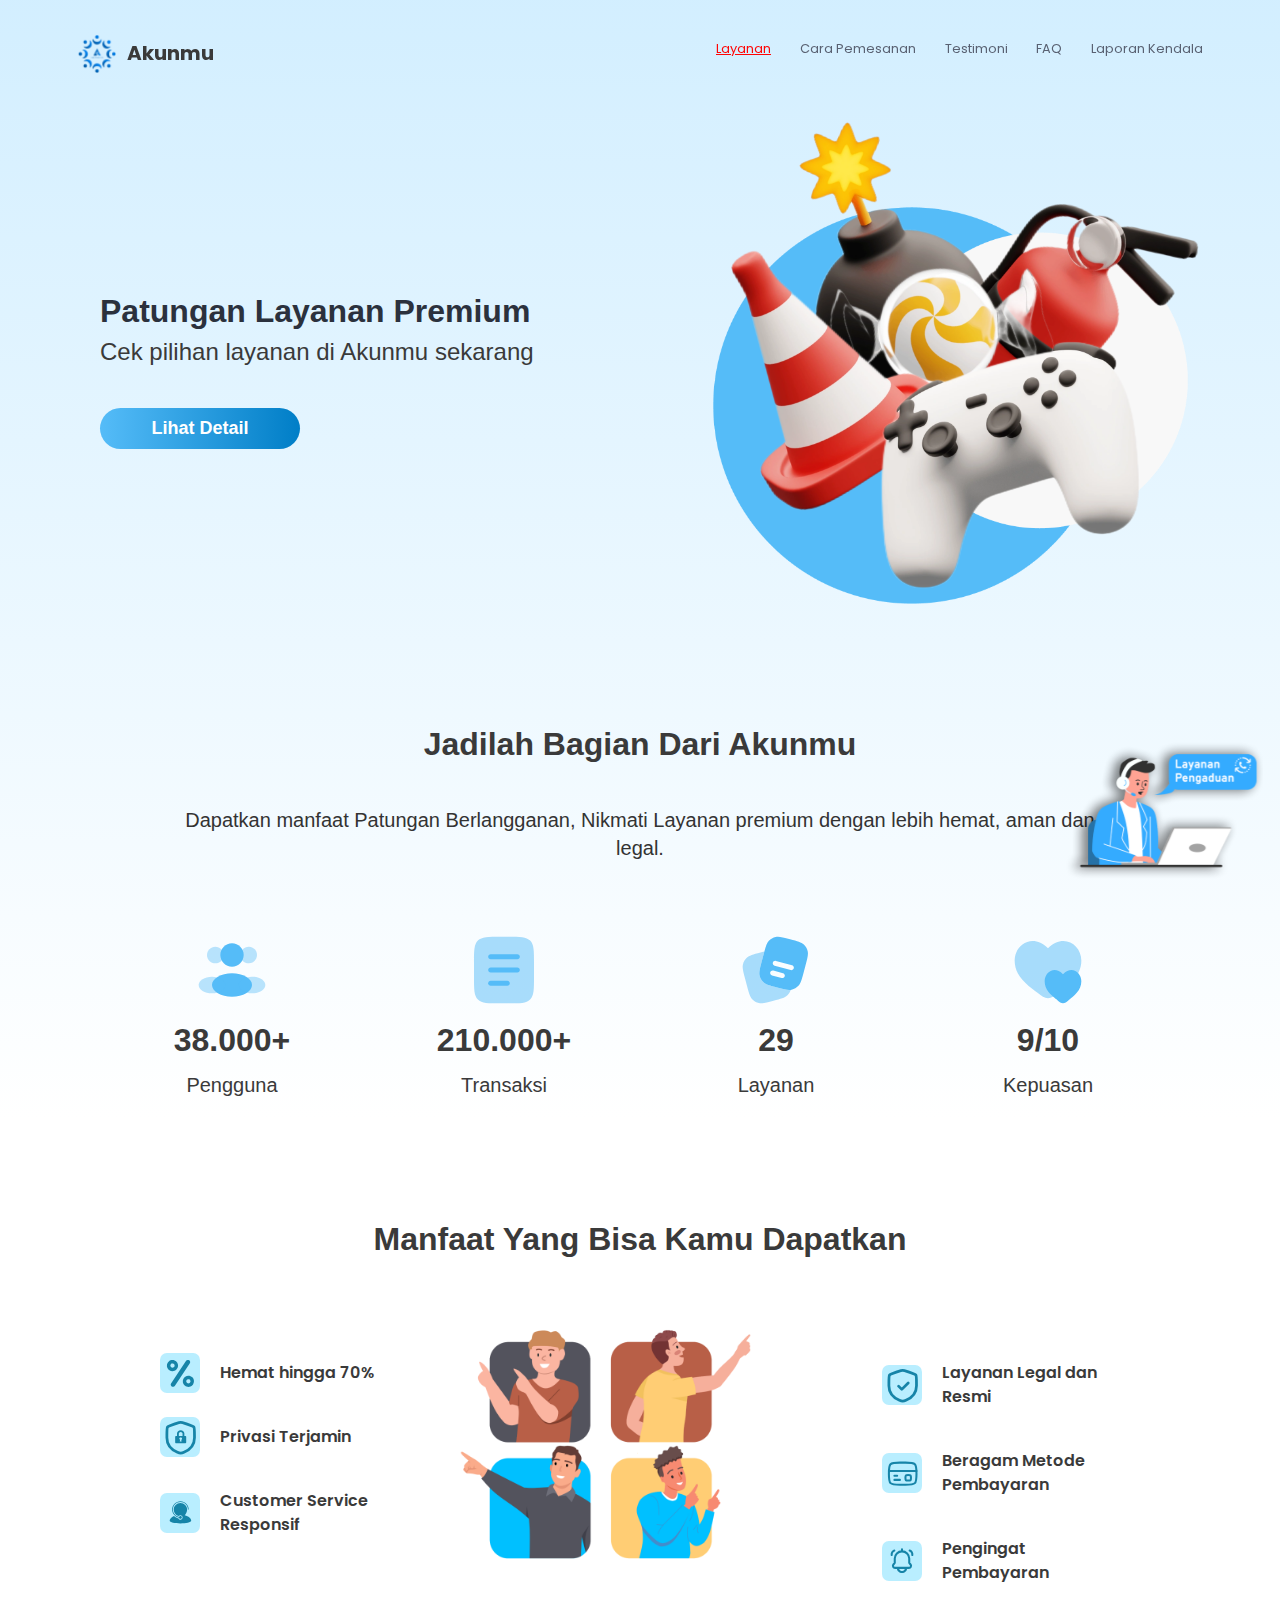
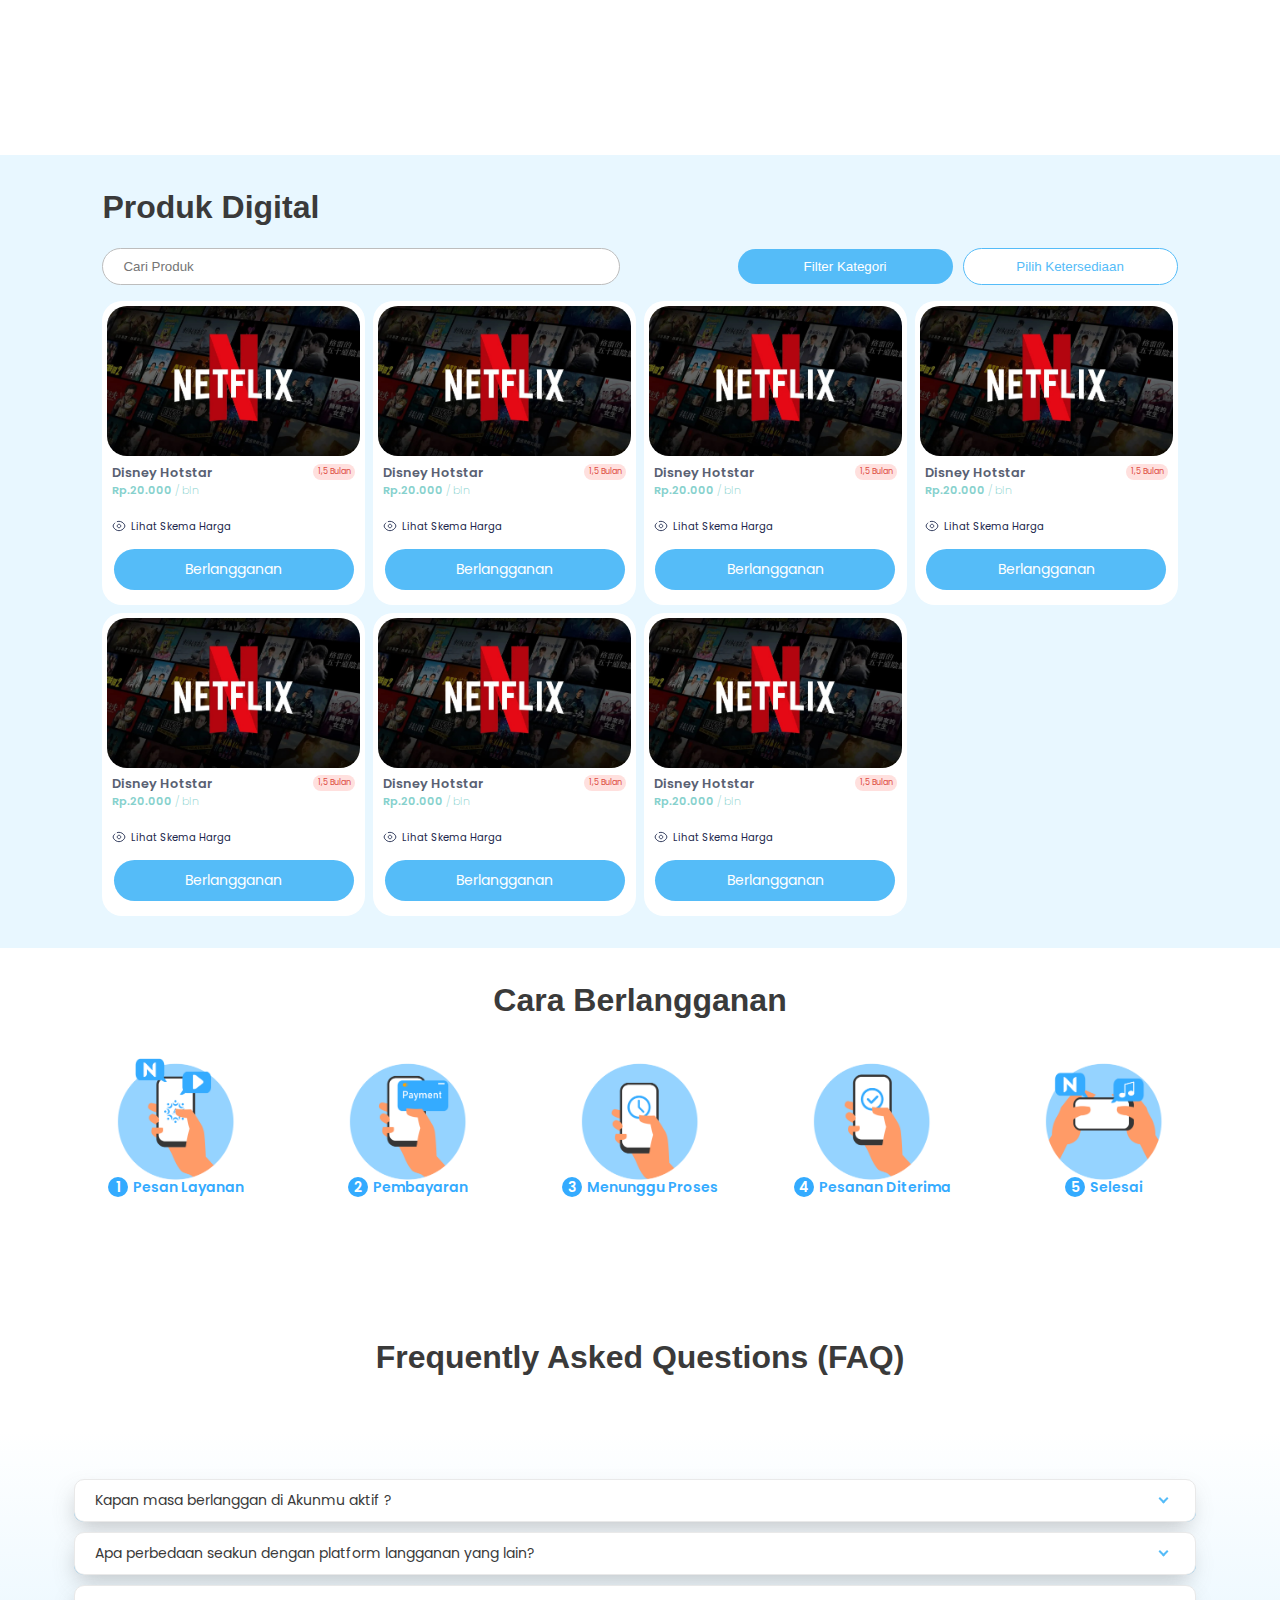
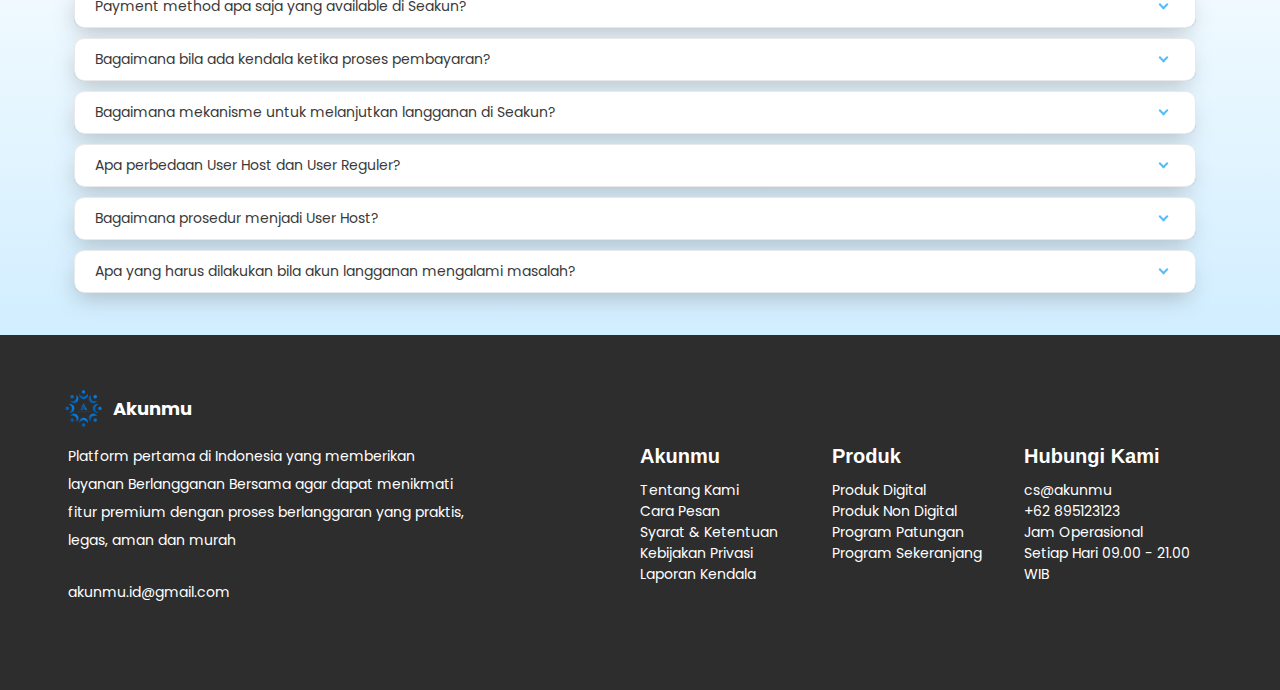
<file: index.html>
<!DOCTYPE html>
<html lang="en">
  <head>
    <meta charset="UTF-8" />
    <meta name="viewport" content="width=device-width, initial-scale=1.0" />
    <title>Mobile first design</title>
    <link rel="preconnect" href="https://fonts.gstatic.com" />
    <link rel="preconnect" href="https://fonts.googleapis.com" />
    <link rel="preconnect" href="https://fonts.gstatic.com" crossorigin />
    <link
      href="https://fonts.googleapis.com/css2?family=Poppins:ital,wght@0,100;0,200;0,300;0,400;0,500;0,600;0,700;1,100;1,200;1,300;1,400;1,500;1,600;1,700&display=swap"
      rel="stylesheet"
    />
    <!-- <link
      href="https://cdn.jsdelivr.net/npm/bootstrap@5.0.2/dist/css/bootstrap.min.css"
      rel="stylesheet"
      integrity="sha384-EVSTQN3/azprG1Anm3QDgpJLIm9Nao0Yz1ztcQTwFspd3yD65VohhpuuCOmLASjC"
      crossorigin="anonymous"
    /> -->
    <link rel="stylesheet" href="css/uikit.min.css" />
    <link rel="stylesheet" href="./css/style.css" />
    <link rel="stylesheet" href="./css/responsive.css" />
    <script src="js/uikit.min.js"></script>
    <script src="js/uikit-icons.min.js"></script>
  </head>

  <body>
    <img class="call-center"
      src="./img/call_center.png"
      alt="call_center"
    />
    <div class="nav-lg">
      <nav class="container">
        <div class="logo-section">
          <div class="logo" style="display: flex">
            <img src="./img/logo-akunmu.svg" alt="logo" />
            <p
              style="
                font-size: 20px;
                font-weight: bold;
                margin: 0 0 10px 10px;
                color: #3a3a3a;
              "
            >
              Akunmu
            </p>
          </div>
          <!-- <img class="logo" src="./img/logo.png" alt="logo"> -->
          <!-- <div class="search-block">
                    <input type="text" placeholder="Search for rooms or homes...">
                    <img src="./img/search-icon.png" alt="search-icon">
                </div> -->
        </div>
        <img class="hamburger" src="./img/hamburger.png" alt="hamburger" />
        <ul class="nav-list">
          <li class="li-active" style="color: red">
            <a href="#" class="active">Layanan</a>
          </li>
          <li>
            <a href="#">Cara Pemesanan</a>
          </li>
          <li>
            <a href="#">Testimoni</a>
          </li>
          <li>
            <a href="#">FAQ</a>
          </li>
          <li>
            <a href="#">Laporan Kendala</a>
          </li>
        </ul>
      </nav>
    </div>
    <main>
      <div class="hero-container">
        <div class="hero">
          <div class="hero__text-block">
            <div class="house-emoji">
              <img class="img-hero" src="./img/hero-img.png" alt="heroImg" />
            </div>
            <h1 class="hero-title">Patungan Layanan Premium</h1>
            <h3 class="hero-subtitle">
              Cek pilihan layanan di Akunmu sekarang
            </h3>
            <button class="hero-btn">Lihat Detail</button>
            <!-- <div class="search-block search-block--hero">
                  <input type="text" placeholder="Try “Copenhagen, Denmark”" />
                  <img src="./img/search-icon.png" alt="search-icon" />
                </div> -->
            <!-- <div class="hero__btn-block">
                  <button class="btn btn-success">All properties</button>
                  <button class="btn btn-secondary">Homes</button>
                  <button class="btn btn-secondary">Experiences</button>
                  <button class="btn btn-secondary">Restaurants</button>
                </div> -->
          </div>
          <div class="hero__image-block">
            <img src="./img/hero-img.png" alt="room" />
          </div>
        </div>
        <br />
        <div class="sub-hero">
          <div class="sub-hero-title">
            <h2 class="title">
              Jadilah Bagian Dari Akunmu
            </h2>
            <h4 class="subtitle">
              Dapatkan manfaat Patungan Berlangganan, Nikmati Layanan premium
              dengan lebih hemat, aman dan legal.
            </h4>
          </div>
          <br /><br />

          <div class="sub-hero-wrapper">
            <div class="sub-hero-card">
              <svg
                viewBox="0 0 24 24"
                fill="none"
                xmlns="http://www.w3.org/2000/svg"
              >
                <g id="SVGRepo_bgCarrier" stroke-width="0"></g>
                <g
                  id="SVGRepo_tracerCarrier"
                  stroke-linecap="round"
                  stroke-linejoin="round"
                ></g>
                <g id="SVGRepo_iconCarrier">
                  <path
                    d="M15.5 7.5C15.5 9.433 13.933 11 12 11C10.067 11 8.5 9.433 8.5 7.5C8.5 5.567 10.067 4 12 4C13.933 4 15.5 5.567 15.5 7.5Z"
                    fill="#55BCF8"
                  ></path>
                  <path
                    opacity="0.4"
                    d="M19.5 7.5C19.5 8.88071 18.3807 10 17 10C15.6193 10 14.5 8.88071 14.5 7.5C14.5 6.11929 15.6193 5 17 5C18.3807 5 19.5 6.11929 19.5 7.5Z"
                    fill="#55BCF8"
                  ></path>
                  <path
                    opacity="0.4"
                    d="M4.5 7.5C4.5 8.88071 5.61929 10 7 10C8.38071 10 9.5 8.88071 9.5 7.5C9.5 6.11929 8.38071 5 7 5C5.61929 5 4.5 6.11929 4.5 7.5Z"
                    fill="#55BCF8"
                  ></path>
                  <path
                    d="M18 16.5C18 18.433 15.3137 20 12 20C8.68629 20 6 18.433 6 16.5C6 14.567 8.68629 13 12 13C15.3137 13 18 14.567 18 16.5Z"
                    fill="#55BCF8"
                  ></path>
                  <path
                    opacity="0.4"
                    d="M22 16.5C22 17.8807 20.2091 19 18 19C15.7909 19 14 17.8807 14 16.5C14 15.1193 15.7909 14 18 14C20.2091 14 22 15.1193 22 16.5Z"
                    fill="#55BCF8"
                  ></path>
                  <path
                    opacity="0.4"
                    d="M2 16.5C2 17.8807 3.79086 19 6 19C8.20914 19 10 17.8807 10 16.5C10 15.1193 8.20914 14 6 14C3.79086 14 2 15.1193 2 16.5Z"
                    fill="#55BCF8"
                  ></path>
                </g>
              </svg>
              <!-- <img src="./img/user.png" alt="user" /> -->
              <h2 class="title">38.000+</h2>
              <h4 class="subtitle">Pengguna</h4>
            </div>

            <div class="sub-hero-card">
              <svg
                viewBox="0 0 24 24"
                fill="none"
                xmlns="http://www.w3.org/2000/svg"
              >
                <g id="SVGRepo_bgCarrier" stroke-width="0"></g>
                <g
                  id="SVGRepo_tracerCarrier"
                  stroke-linecap="round"
                  stroke-linejoin="round"
                ></g>
                <g id="SVGRepo_iconCarrier">
                  <path
                    opacity="0.5"
                    d="M3 10C3 6.22876 3 4.34315 4.17157 3.17157C5.34315 2 7.22876 2 11 2H13C16.7712 2 18.6569 2 19.8284 3.17157C21 4.34315 21 6.22876 21 10V14C21 17.7712 21 19.6569 19.8284 20.8284C18.6569 22 16.7712 22 13 22H11C7.22876 22 5.34315 22 4.17157 20.8284C3 19.6569 3 17.7712 3 14V10Z"
                    fill="#55BCF8"
                  ></path>
                  <path
                    fill-rule="evenodd"
                    clip-rule="evenodd"
                    d="M7.25 12C7.25 11.5858 7.58579 11.25 8 11.25H16C16.4142 11.25 16.75 11.5858 16.75 12C16.75 12.4142 16.4142 12.75 16 12.75H8C7.58579 12.75 7.25 12.4142 7.25 12Z"
                    fill="#55BCF8"
                  ></path>
                  <path
                    fill-rule="evenodd"
                    clip-rule="evenodd"
                    d="M7.25 8C7.25 7.58579 7.58579 7.25 8 7.25H16C16.4142 7.25 16.75 7.58579 16.75 8C16.75 8.41421 16.4142 8.75 16 8.75H8C7.58579 8.75 7.25 8.41421 7.25 8Z"
                    fill="#55BCF8"
                  ></path>
                  <path
                    fill-rule="evenodd"
                    clip-rule="evenodd"
                    d="M7.25 16C7.25 15.5858 7.58579 15.25 8 15.25H13C13.4142 15.25 13.75 15.5858 13.75 16C13.75 16.4142 13.4142 16.75 13 16.75H8C7.58579 16.75 7.25 16.4142 7.25 16Z"
                    fill="#55BCF8"
                  ></path>
                </g>
              </svg>
              <h2 class="title">210.000+</h2>
              <h4 class="subtitle">Transaksi</h4>
            </div>
            <div class="sub-hero-card">
              <svg
                viewBox="0 0 24 24"
                fill="none"
                xmlns="http://www.w3.org/2000/svg"
              >
                <g id="SVGRepo_bgCarrier" stroke-width="0"></g>
                <g
                  id="SVGRepo_tracerCarrier"
                  stroke-linecap="round"
                  stroke-linejoin="round"
                ></g>
                <g id="SVGRepo_iconCarrier">
                  <path
                    fill-rule="evenodd"
                    clip-rule="evenodd"
                    d="M20.8293 10.7154L20.3116 12.6473C19.7074 14.9024 19.4052 16.0299 18.7203 16.7612C18.1795 17.3386 17.4796 17.7427 16.7092 17.9223C16.6129 17.9448 16.5152 17.9621 16.415 17.9744C15.4999 18.0873 14.3834 17.7881 12.3508 17.2435C10.0957 16.6392 8.96815 16.3371 8.23687 15.6522C7.65945 15.1114 7.25537 14.4115 7.07573 13.641C6.84821 12.6652 7.15033 11.5377 7.75458 9.28263L8.27222 7.35077C8.3591 7.02654 8.43979 6.7254 8.51621 6.44561C8.97128 4.77957 9.27709 3.86298 9.86351 3.23687C10.4043 2.65945 11.1042 2.25537 11.8747 2.07573C12.8504 1.84821 13.978 2.15033 16.2331 2.75458C18.4881 3.35883 19.6157 3.66095 20.347 4.34587C20.9244 4.88668 21.3285 5.58657 21.5081 6.35703C21.7356 7.3328 21.4335 8.46034 20.8293 10.7154ZM11.0524 9.80589C11.1596 9.40579 11.5709 9.16835 11.971 9.27556L16.8006 10.5697C17.2007 10.6769 17.4381 11.0881 17.3309 11.4882C17.2237 11.8883 16.8125 12.1257 16.4124 12.0185L11.5827 10.7244C11.1826 10.6172 10.9452 10.206 11.0524 9.80589ZM10.2756 12.7033C10.3828 12.3032 10.794 12.0658 11.1941 12.173L14.0919 12.9495C14.492 13.0567 14.7294 13.4679 14.6222 13.868C14.515 14.2681 14.1038 14.5056 13.7037 14.3984L10.8059 13.6219C10.4058 13.5147 10.1683 13.1034 10.2756 12.7033Z"
                    fill="#55BCF8"
                  ></path>
                  <path
                    opacity="0.5"
                    d="M16.4149 17.9745C16.2064 18.6128 15.8398 19.1903 15.347 19.6519C14.6157 20.3368 13.4881 20.6389 11.2331 21.2432C8.97798 21.8474 7.85044 22.1496 6.87466 21.922C6.10421 21.7424 5.40432 21.3383 4.86351 20.7609C4.17859 20.0296 3.87647 18.9021 3.27222 16.647L2.75458 14.7152C2.15033 12.4601 1.84821 11.3325 2.07573 10.3568C2.25537 9.5863 2.65945 8.88641 3.23687 8.3456C3.96815 7.66068 5.09569 7.35856 7.35077 6.75431C7.7774 6.64 8.16369 6.53649 8.51621 6.44534C8.51618 6.44545 8.51624 6.44524 8.51621 6.44534C8.43979 6.72513 8.3591 7.02657 8.27222 7.35081L7.75458 9.28266C7.15033 11.5377 6.84821 12.6653 7.07573 13.6411C7.25537 14.4115 7.65945 15.1114 8.23687 15.6522C8.96815 16.3371 10.0957 16.6393 12.3508 17.2435C14.3833 17.7881 15.4999 18.0873 16.4149 17.9745Z"
                    fill="#55BCF8"
                  ></path>
                </g>
              </svg>
              <h2 class="title">29</h2>
              <h4 class="subtitle">Layanan</h4>
            </div>
            <div class="sub-hero-card">
              <svg
                viewBox="0 0 24 24"
                fill="none"
                xmlns="http://www.w3.org/2000/svg"
              >
                <g id="SVGRepo_bgCarrier" stroke-width="0"></g>
                <g
                  id="SVGRepo_tracerCarrier"
                  stroke-linecap="round"
                  stroke-linejoin="round"
                ></g>
                <g id="SVGRepo_iconCarrier">
                  <path
                    opacity="0.5"
                    d="M2 9.1371C2 14 6.01943 16.5914 8.96173 18.9109C10 19.7294 11 20.5 12 20.5C13 20.5 14 19.7294 15.0383 18.9109C17.9806 16.5914 22 14 22 9.1371C22 4.27416 16.4998 0.825464 12 5.50063C7.50016 0.825464 2 4.27416 2 9.1371Z"
                    fill="#55BCF8"
                  ></path>
                  <path
                    d="M16.5 13.2871C14.0251 10.5713 11 12.5746 11 15.3995C11 17.9583 12.814 19.4344 14.3584 20.6912L14.4018 20.7265C14.5474 20.8449 14.6903 20.9615 14.829 21.0769C15.4 21.5523 15.95 22 16.5 22C17.05 22 17.6 21.5523 18.171 21.0769C19.7893 19.7296 22 18.2243 22 15.3995C22 14.4715 21.6735 13.6321 21.1474 13.0197C20.0718 11.7677 18.1619 11.4635 16.5 13.2871Z"
                    fill="#55BCF8"
                  ></path>
                </g>
              </svg>
              <h2 class="title">9/10</h2>
              <h4 class="subtitle">Kepuasan</h4>
            </div>
          </div>
        </div>
      </div>

      <div id="modal-product-schema" class="uk-flex-top" uk-modal>
        <!-- IF IN MAX RESOLUTION AND LENGTH > 1 -->
        <!-- <div class="uk-modal-dialog uk-modal-body uk-margin-auto-vertical modal-price-scheme-single"> -->
        <div
          class="uk-modal-dialog uk-modal-body uk-margin-auto-vertical modal-price-scheme"
        >
          <button
            class="uk-modal-close-default"
            type="button"
            uk-close
          ></button>
          <p style="font-size: 18px; font-weight: 600">
            Skema Harga Disney Hotstar
          </p>

          <!-- IF IN MAX RESOLUTION AND LENGTH > 1 -->
          <!-- <div class="product_scheme__list-wrapper-single"> -->
          <div class="product_scheme__list-wrapper">
            <div class="modal-content-border">
              <img
                class="content-logo"
                src="./img/disney-hotstar.png"
                alt="disney-logo"
              />
              <p class="modal-content-title">
                Harga Paket Disney+ Hotstar Host 1 Tahun
              </p>
              <img
                class="content-thumbnail"
                src="./img/disney-hotstar-product.png"
                alt="disney-product"
              />
              <p class="modal-content-subtitle">Detail Harga</p>
              <div class="modal-content-container">
                <div class="inner-content">
                  <span class="left-bold">Nama Paket</span>
                  <span class="right-bold">Paket Premium Disney (Tahunan)</span>
                </div>
                <div class="inner-content">
                  <span class="left">Harga Paket</span>
                  <span class="right">Rp199.000</span>
                </div>
                <div class="inner-content">
                  <span class="left">Jumlah member dalam 1 grup</span>
                  <span class="right">2</span>
                </div>
                <div class="inner-content">
                  <span class="left">Harga Patungan</span>
                  <span class="right">Rp199.000 ÷ 2 = Rp99.500</span>
                </div>
                <div class="inner-content">
                  <span class="left">Biaya Admin Seakun</span>
                  <span class="right">Rp0</span>
                </div>
                <div class="inner-content">
                  <span class="left-bold">Harga Paket Tahunan</span>
                  <span class="right-bold">Rp99.500</span>
                </div>
              </div>
              <hr />
              <p class="modal-p-subscribe">Skema Berlangganan</p>
              <ol class="ol-subscribe">
                <li>
                  User melakukan pendaftaran ke Disney+ menggunakan nomor
                  pribadi
                </li>
                <li>
                  User subscribe Plan Yearly seharga Rp199.000 menggunakan
                  payment pribadi
                </li>
                <li>
                  Setelah berhasil melakukan purchase, informasikan ke Admin
                  dengan mengirimkan bukti transaksi Disney+
                </li>
                <li>Admin akan mengirimkan penggantian dana sebesar 49.500</li>
                <li>
                  User dapat menikmati fitur Premium selama 1 tahun sebagai user
                  host
                </li>
              </ol>
            </div>
            <div class="modal-content-border">
              <img
                class="content-logo"
                src="./img/disney-hotstar.png"
                alt="disney-logo"
              />
              <p class="modal-content-title">
                Harga Paket Disney+ Hotstar Host 1 Tahun
              </p>
              <img
                class="content-thumbnail"
                src="./img/disney-hotstar-product.png"
                alt="disney-product"
              />
              <p class="modal-content-subtitle">Detail Harga</p>
              <div class="modal-content-container">
                <div class="inner-content">
                  <span class="left-bold">Nama Paket</span>
                  <span class="right-bold">Paket Premium Disney (Tahunan)</span>
                </div>
                <div class="inner-content">
                  <span class="left">Harga Paket</span>
                  <span class="right">Rp199.000</span>
                </div>
                <div class="inner-content">
                  <span class="left">Jumlah member dalam 1 grup</span>
                  <span class="right">2</span>
                </div>
                <div class="inner-content">
                  <span class="left">Harga Patungan</span>
                  <span class="right">Rp199.000 ÷ 2 = Rp99.500</span>
                </div>
                <div class="inner-content">
                  <span class="left">Biaya Admin Seakun</span>
                  <span class="right">Rp0</span>
                </div>
                <div class="inner-content">
                  <span class="left-bold">Harga Paket Tahunan</span>
                  <span class="right-bold">Rp99.500</span>
                </div>
              </div>
              <hr />
              <p class="modal-p-subscribe">Skema Berlangganan</p>
              <ol class="ol-subscribe">
                <li>
                  User melakukan pendaftaran ke Disney+ menggunakan nomor
                  pribadi
                </li>
                <li>
                  User subscribe Plan Yearly seharga Rp199.000 menggunakan
                  payment pribadi
                </li>
                <li>
                  Setelah berhasil melakukan purchase, informasikan ke Admin
                  dengan mengirimkan bukti transaksi Disney+
                </li>
                <li>Admin akan mengirimkan penggantian dana sebesar 49.500</li>
                <li>
                  User dapat menikmati fitur Premium selama 1 tahun sebagai user
                  host
                </li>
              </ol>
            </div>
          </div>
        </div>
      </div>

      <div id="modal-subscribe" class="uk-flex-top" uk-modal>
        <!-- IF IN MAX RESOLUTION AND LENGTH > 1 -->
        <!-- <div
          class="uk-modal-dialog uk-modal-body uk-margin-auto-vertical modal-subscribe-scheme-single"
        > -->
        <div
          class="uk-modal-dialog uk-modal-body uk-margin-auto-vertical modal-subscribe-scheme"
        >
          <button
            class="uk-modal-close-default"
            type="button"
            uk-close
          ></button>
          <p class="m-package-title">Pilih Paket</p>

          <div class="modal-content-alert">
            <span>ⓘ</span>
            <div class="modal-p-alert">
              <span class="desc">
                Dengan memilih paket Pre-order artinya kamu menunggu grup penuh.
                Begitu slot sudah penuh, kamu akan dihubungi oleh Admin Seakun
                untuk melakukan pembayaran.</span
              >
              <span class="link-desc"><a href="">Lihat lebih lengkap</a></span>
            </div>
          </div>
          <!-- IF IN MAX RESOLUTION AND LENGTH > 1 -->
          <!-- <div class="product_scheme__list-wrapper-single"> -->
          <div class="product_scheme__list-wrapper">
            <div>
              <div class="m-container-package">
                <p class="m-package-status">Preorder</p>
                <p class="m-package-product-title">Disney Hotstar +</p>
                <p class="m-package-product-subtitle">Paket User Host</p>
                <!-- <div style=" margin-left:20px;margin-top: -20px;background-color: red;">
                        </div> -->

                <div class="m-subpackage-container">
                  <ul class="ul-check">
                    <li>
                      <p>
                        Akses film mancanegara paling seru dari Marvel, Disney,
                        dan lainnya
                      </p>
                    </li>
                    <li>
                      <p>Nonton premier eksklusif film bioskop Indonesia</p>
                    </li>
                    <li>
                      <p>Nikmati tayangan eksklusif dari Disney+ Originals</p>
                    </li>
                    <li>
                      <p>
                        Stream dengan kualitas HD atau resolusi lebih rendah
                        untuk hemat data
                      </p>
                    </li>
                    <li>
                      <p>Sharing ke satu orang lainnya</p>
                    </li>
                    <li>
                      <p>Gratis biaya admin Seakun</p>
                    </li>
                  </ul>
                  <div class="m-detailprice-container">
                    <div class="">
                      <p class="m-detailprice-title">
                        Rp99.500<span>/12 bln</span>
                      </p>
                    </div>
                    <div class="" style="margin-top: 4px">
                      <p class="m-detailprice-btn-detail">Detail Harga</p>
                    </div>
                  </div>
                  <div class="modal-content-container-package">
                    <div class="inner-content">
                      <span class="left-bold">Nama Paket</span>
                      <span class="right-bold"
                        >Paket Premium Disney (Tahunan)</span
                      >
                    </div>
                    <hr class="m-detailprice-hr" />
                    <div class="inner-content">
                      <span class="left">Harga Paket</span>
                      <span class="right">Rp199.000</span>
                    </div>
                    <hr class="m-detailprice-hr" />
                    <div class="inner-content">
                      <span class="left">Jumlah member dalam 1 grup</span>
                      <span class="right">2</span>
                    </div>
                    <hr class="m-detailprice-hr" />
                    <div class="inner-content">
                      <span class="left">Harga Patungan</span>
                      <span class="right">Rp199.000 ÷ 2 = Rp99.500</span>
                    </div>
                    <hr class="m-detailprice-hr" />
                    <div class="inner-content">
                      <span class="left">Biaya Admin Seakun</span>
                      <span class="right">Rp0</span>
                    </div>
                    <hr class="m-detailprice-hr" />
                    <div class="inner-content">
                      <span class="left-bold">Harga Paket Tahunan</span>
                      <span class="right-bold">Rp99.500</span>
                    </div>
                    <hr class="m-detailprice-hr" />
                  </div>
                  <div class="m-package-product-btn">
                    <a href="#" class="product_modal__btn">Pilih Paket</a>
                  </div>
                </div>
              </div>
            </div>
            <div>
              <div class="m-container-package">
                <p class="m-package-status">Preorder</p>
                <p class="m-package-product-title">Disney Hotstar +</p>
                <p class="m-package-product-subtitle">Paket User Host</p>
                <!-- <div style=" margin-left:20px;margin-top: -20px;background-color: red;">
                          </div> -->

                <div class="m-subpackage-container">
                  <ul class="ul-check">
                    <li>
                      <p>
                        Akses film mancanegara paling seru dari Marvel, Disney,
                        dan lainnya
                      </p>
                    </li>
                    <li>
                      <p>Nonton premier eksklusif film bioskop Indonesia</p>
                    </li>
                    <li>
                      <p>Nikmati tayangan eksklusif dari Disney+ Originals</p>
                    </li>
                    <li>
                      <p>
                        Stream dengan kualitas HD atau resolusi lebih rendah
                        untuk hemat data
                      </p>
                    </li>
                    <li>
                      <p>Sharing ke satu orang lainnya</p>
                    </li>
                    <li>
                      <p>Gratis biaya admin Seakun</p>
                    </li>
                  </ul>
                  <div class="m-detailprice-container">
                    <div class="">
                      <p class="m-detailprice-title">
                        Rp99.500<span>/12 bln</span>
                      </p>
                    </div>
                    <div class="" style="margin-top: 4px">
                      <p class="m-detailprice-btn-detail">Detail Harga</p>
                    </div>
                  </div>
                  <div class="modal-content-container-package">
                    <div class="inner-content">
                      <span class="left-bold">Nama Paket</span>
                      <span class="right-bold"
                        >Paket Premium Disney (Tahunan)</span
                      >
                    </div>
                    <hr class="m-detailprice-hr" />
                    <div class="inner-content">
                      <span class="left">Harga Paket</span>
                      <span class="right">Rp199.000</span>
                    </div>
                    <hr class="m-detailprice-hr" />
                    <div class="inner-content">
                      <span class="left">Jumlah member dalam 1 grup</span>
                      <span class="right">2</span>
                    </div>
                    <hr class="m-detailprice-hr" />
                    <div class="inner-content">
                      <span class="left">Harga Patungan</span>
                      <span class="right">Rp199.000 ÷ 2 = Rp99.500</span>
                    </div>
                    <hr class="m-detailprice-hr" />
                    <div class="inner-content">
                      <span class="left">Biaya Admin Seakun</span>
                      <span class="right">Rp0</span>
                    </div>
                    <hr class="m-detailprice-hr" />
                    <div class="inner-content">
                      <span class="left-bold">Harga Paket Tahunan</span>
                      <span class="right-bold">Rp99.500</span>
                    </div>
                    <hr class="m-detailprice-hr" />
                  </div>
                  <div class="m-package-product-btn">
                    <a href="#" class="product_modal__btn">Pilih Paket</a>
                  </div>
                </div>
              </div>
            </div>
          </div>
        </div>
      </div>

      <div class="sub-hero-2">
        <div class="sub-hero-2-title">
          <h2>Manfaat Yang Bisa Kamu Dapatkan</h2>
        </div>
        <div class="sub-2-hero-img-sm">
          <img src="./img/pov.png" alt="pov" />
        </div>

        <div class="sub-2-hero-wrapper">
          <div class="sub-2-hero-card">
            <div class="sub-2-hero-point">
              <img src="./img/percent.svg" alt="percent" />
              <p class="sub-2-hero-title">Hemat hingga 70%</p>
            </div>
            <div class="sub-2-hero-point">
              <img src="./img/shield.svg" alt="shield" />
              <p class="sub-2-hero-title">Privasi Terjamin</p>
            </div>
            <div class="sub-2-hero-point">
              <img src="./img/call.svg" alt="call" />
              <p class="sub-2-hero-title">Customer Service Responsif</p>
            </div>
          </div>
          <div class="sub-2-hero-img-lg">
            <img src="./img/pov.png" alt="pov" />
          </div>
          <div class="sub-2-hero-card">
            <div class="sub-2-hero-point">
              <img src="./img/shield_check.svg" alt="s_check" />
              <p class="sub-2-hero-title">Layanan Legal dan Resmi</p>
            </div>
            <div class="sub-2-hero-point">
              <img src="./img/debit_card.svg" alt="card" />
              <p class="sub-2-hero-title">Beragam Metode Pembayaran</p>
            </div>
            <div class="sub-2-hero-point">
              <img src="./img/bell.svg" alt="bell" />
              <p class="sub-2-hero-title">Pengingat Pembayaran</p>
            </div>
          </div>
        </div>
      </div>
      
      <section class="product">
        <div class="container">
          <div class="product-title">
            <h2>Produk Digital</h2>
          </div>

          <div class="product__filter-option">
            <div class="section-heading">
              <input
                class="product__search"
                type="text"
                name=""
                id=""
                placeholder="Cari Produk"
              />
            </div>
            <div class="section-heading-filter">
              <button class="product__filter-btn-primary">
                Filter Kategori
              </button>
              <button class="product__filter-btn-secondary">
                Pilih Ketersediaan
              </button>
            </div>
          </div>
          <div class="product__list-wrapper">
            <div class="product__card">
              <img src="./img/netflix.jpg" alt="netflix" />
              <div class="product__meta">
                <span class="product__title">Disney Hotstar</span>
                <span class="product__duration"
                  >1,5 <span class="product__month"></span
                ></span>
              </div>
              <p class="product__price">Rp.20.000 <span>/ bln</span></p>
              <a href="#modal-product-schema" uk-toggle>
                <div class="product__detailprice">
                  <svg
                    class="product__scheme-svg"
                    viewBox="0 0 24 24"
                    fill="none"
                    xmlns="http://www.w3.org/2000/svg"
                  >
                    <g id="SVGRepo_bgCarrier" stroke-width="0"></g>
                    <g
                      id="SVGRepo_tracerCarrier"
                      stroke-linecap="round"
                      stroke-linejoin="round"
                    ></g>
                    <g id="SVGRepo_iconCarrier">
                      <path
                        d="M9 4.45962C9.91153 4.16968 10.9104 4 12 4C16.1819 4 19.028 6.49956 20.7251 8.70433C21.575 9.80853 22 10.3606 22 12C22 13.6394 21.575 14.1915 20.7251 15.2957C19.028 17.5004 16.1819 20 12 20C7.81811 20 4.97196 17.5004 3.27489 15.2957C2.42496 14.1915 2 13.6394 2 12C2 10.3606 2.42496 9.80853 3.27489 8.70433C3.75612 8.07914 4.32973 7.43025 5 6.82137"
                        stroke="#1C274C"
                        stroke-width="1.5"
                        stroke-linecap="round"
                      ></path>
                      <path
                        d="M15 12C15 13.6569 13.6569 15 12 15C10.3431 15 9 13.6569 9 12C9 10.3431 10.3431 9 12 9C13.6569 9 15 10.3431 15 12Z"
                        stroke="#1C274C"
                        stroke-width="1.5"
                      ></path>
                    </g>
                  </svg>
                  <p class="product__scheme">Lihat Skema Harga</p>
                </div>
              </a>
              <a href="#modal-subscribe" uk-toggle class="product__btn"
                >Berlangganan</a
              >
            </div>
            <div class="product__card">
              <img src="./img/netflix.jpg" alt="netflix" />
              <div class="product__meta">
                <span class="product__title">Disney Hotstar</span>
                <span class="product__duration"
                  >1,5 <span class="product__month"></span
                ></span>
              </div>
              <p class="product__price">Rp.20.000 <span>/ bln</span></p>
              <a href="#modal-product-schema" uk-toggle>
                <div class="product__detailprice">
                  <svg
                    class="product__scheme-svg"
                    viewBox="0 0 24 24"
                    fill="none"
                    xmlns="http://www.w3.org/2000/svg"
                  >
                    <g id="SVGRepo_bgCarrier" stroke-width="0"></g>
                    <g
                      id="SVGRepo_tracerCarrier"
                      stroke-linecap="round"
                      stroke-linejoin="round"
                    ></g>
                    <g id="SVGRepo_iconCarrier">
                      <path
                        d="M9 4.45962C9.91153 4.16968 10.9104 4 12 4C16.1819 4 19.028 6.49956 20.7251 8.70433C21.575 9.80853 22 10.3606 22 12C22 13.6394 21.575 14.1915 20.7251 15.2957C19.028 17.5004 16.1819 20 12 20C7.81811 20 4.97196 17.5004 3.27489 15.2957C2.42496 14.1915 2 13.6394 2 12C2 10.3606 2.42496 9.80853 3.27489 8.70433C3.75612 8.07914 4.32973 7.43025 5 6.82137"
                        stroke="#1C274C"
                        stroke-width="1.5"
                        stroke-linecap="round"
                      ></path>
                      <path
                        d="M15 12C15 13.6569 13.6569 15 12 15C10.3431 15 9 13.6569 9 12C9 10.3431 10.3431 9 12 9C13.6569 9 15 10.3431 15 12Z"
                        stroke="#1C274C"
                        stroke-width="1.5"
                      ></path>
                    </g>
                  </svg>
                  <p class="product__scheme">Lihat Skema Harga</p>
                </div>
              </a>
              <a href="#modal-subscribe" uk-toggle class="product__btn"
                >Berlangganan</a
              >
            </div>
            <div class="product__card">
              <img src="./img/netflix.jpg" alt="netflix" />
              <div class="product__meta">
                <span class="product__title">Disney Hotstar</span>
                <span class="product__duration"
                  >1,5 <span class="product__month"></span
                ></span>
              </div>
              <p class="product__price">Rp.20.000 <span>/ bln</span></p>
              <a href="#modal-product-schema" uk-toggle>
                <div class="product__detailprice">
                  <svg
                    class="product__scheme-svg"
                    viewBox="0 0 24 24"
                    fill="none"
                    xmlns="http://www.w3.org/2000/svg"
                  >
                    <g id="SVGRepo_bgCarrier" stroke-width="0"></g>
                    <g
                      id="SVGRepo_tracerCarrier"
                      stroke-linecap="round"
                      stroke-linejoin="round"
                    ></g>
                    <g id="SVGRepo_iconCarrier">
                      <path
                        d="M9 4.45962C9.91153 4.16968 10.9104 4 12 4C16.1819 4 19.028 6.49956 20.7251 8.70433C21.575 9.80853 22 10.3606 22 12C22 13.6394 21.575 14.1915 20.7251 15.2957C19.028 17.5004 16.1819 20 12 20C7.81811 20 4.97196 17.5004 3.27489 15.2957C2.42496 14.1915 2 13.6394 2 12C2 10.3606 2.42496 9.80853 3.27489 8.70433C3.75612 8.07914 4.32973 7.43025 5 6.82137"
                        stroke="#1C274C"
                        stroke-width="1.5"
                        stroke-linecap="round"
                      ></path>
                      <path
                        d="M15 12C15 13.6569 13.6569 15 12 15C10.3431 15 9 13.6569 9 12C9 10.3431 10.3431 9 12 9C13.6569 9 15 10.3431 15 12Z"
                        stroke="#1C274C"
                        stroke-width="1.5"
                      ></path>
                    </g>
                  </svg>
                  <p class="product__scheme">Lihat Skema Harga</p>
                </div>
              </a>
              <a href="#modal-subscribe" uk-toggle class="product__btn"
                >Berlangganan</a
              >
            </div>
            <div class="product__card">
              <img src="./img/netflix.jpg" alt="netflix" />
              <div class="product__meta">
                <span class="product__title">Disney Hotstar</span>
                <span class="product__duration"
                  >1,5 <span class="product__month"></span
                ></span>
              </div>
              <p class="product__price">Rp.20.000 <span>/ bln</span></p>
              <a href="#modal-product-schema" uk-toggle>
                <div class="product__detailprice">
                  <svg
                    class="product__scheme-svg"
                    viewBox="0 0 24 24"
                    fill="none"
                    xmlns="http://www.w3.org/2000/svg"
                  >
                    <g id="SVGRepo_bgCarrier" stroke-width="0"></g>
                    <g
                      id="SVGRepo_tracerCarrier"
                      stroke-linecap="round"
                      stroke-linejoin="round"
                    ></g>
                    <g id="SVGRepo_iconCarrier">
                      <path
                        d="M9 4.45962C9.91153 4.16968 10.9104 4 12 4C16.1819 4 19.028 6.49956 20.7251 8.70433C21.575 9.80853 22 10.3606 22 12C22 13.6394 21.575 14.1915 20.7251 15.2957C19.028 17.5004 16.1819 20 12 20C7.81811 20 4.97196 17.5004 3.27489 15.2957C2.42496 14.1915 2 13.6394 2 12C2 10.3606 2.42496 9.80853 3.27489 8.70433C3.75612 8.07914 4.32973 7.43025 5 6.82137"
                        stroke="#1C274C"
                        stroke-width="1.5"
                        stroke-linecap="round"
                      ></path>
                      <path
                        d="M15 12C15 13.6569 13.6569 15 12 15C10.3431 15 9 13.6569 9 12C9 10.3431 10.3431 9 12 9C13.6569 9 15 10.3431 15 12Z"
                        stroke="#1C274C"
                        stroke-width="1.5"
                      ></path>
                    </g>
                  </svg>
                  <p class="product__scheme">Lihat Skema Harga</p>
                </div>
              </a>
              <a href="#modal-subscribe" uk-toggle class="product__btn"
                >Berlangganan</a
              >
            </div>
            <div class="product__card">
              <img src="./img/netflix.jpg" alt="netflix" />
              <div class="product__meta">
                <span class="product__title">Disney Hotstar</span>
                <span class="product__duration"
                  >1,5 <span class="product__month"></span
                ></span>
              </div>
              <p class="product__price">Rp.20.000 <span>/ bln</span></p>
              <a href="#modal-product-schema" uk-toggle>
                <div class="product__detailprice">
                  <svg
                    class="product__scheme-svg"
                    viewBox="0 0 24 24"
                    fill="none"
                    xmlns="http://www.w3.org/2000/svg"
                  >
                    <g id="SVGRepo_bgCarrier" stroke-width="0"></g>
                    <g
                      id="SVGRepo_tracerCarrier"
                      stroke-linecap="round"
                      stroke-linejoin="round"
                    ></g>
                    <g id="SVGRepo_iconCarrier">
                      <path
                        d="M9 4.45962C9.91153 4.16968 10.9104 4 12 4C16.1819 4 19.028 6.49956 20.7251 8.70433C21.575 9.80853 22 10.3606 22 12C22 13.6394 21.575 14.1915 20.7251 15.2957C19.028 17.5004 16.1819 20 12 20C7.81811 20 4.97196 17.5004 3.27489 15.2957C2.42496 14.1915 2 13.6394 2 12C2 10.3606 2.42496 9.80853 3.27489 8.70433C3.75612 8.07914 4.32973 7.43025 5 6.82137"
                        stroke="#1C274C"
                        stroke-width="1.5"
                        stroke-linecap="round"
                      ></path>
                      <path
                        d="M15 12C15 13.6569 13.6569 15 12 15C10.3431 15 9 13.6569 9 12C9 10.3431 10.3431 9 12 9C13.6569 9 15 10.3431 15 12Z"
                        stroke="#1C274C"
                        stroke-width="1.5"
                      ></path>
                    </g>
                  </svg>
                  <p class="product__scheme">Lihat Skema Harga</p>
                </div>
              </a>
              <a href="#modal-subscribe" uk-toggle class="product__btn"
                >Berlangganan</a
              >
            </div>
            <div class="product__card">
              <img src="./img/netflix.jpg" alt="netflix" />
              <div class="product__meta">
                <span class="product__title">Disney Hotstar</span>
                <span class="product__duration"
                  >1,5 <span class="product__month"></span
                ></span>
              </div>
              <p class="product__price">Rp.20.000 <span>/ bln</span></p>
              <a href="#modal-product-schema" uk-toggle>
                <div class="product__detailprice">
                  <svg
                    class="product__scheme-svg"
                    viewBox="0 0 24 24"
                    fill="none"
                    xmlns="http://www.w3.org/2000/svg"
                  >
                    <g id="SVGRepo_bgCarrier" stroke-width="0"></g>
                    <g
                      id="SVGRepo_tracerCarrier"
                      stroke-linecap="round"
                      stroke-linejoin="round"
                    ></g>
                    <g id="SVGRepo_iconCarrier">
                      <path
                        d="M9 4.45962C9.91153 4.16968 10.9104 4 12 4C16.1819 4 19.028 6.49956 20.7251 8.70433C21.575 9.80853 22 10.3606 22 12C22 13.6394 21.575 14.1915 20.7251 15.2957C19.028 17.5004 16.1819 20 12 20C7.81811 20 4.97196 17.5004 3.27489 15.2957C2.42496 14.1915 2 13.6394 2 12C2 10.3606 2.42496 9.80853 3.27489 8.70433C3.75612 8.07914 4.32973 7.43025 5 6.82137"
                        stroke="#1C274C"
                        stroke-width="1.5"
                        stroke-linecap="round"
                      ></path>
                      <path
                        d="M15 12C15 13.6569 13.6569 15 12 15C10.3431 15 9 13.6569 9 12C9 10.3431 10.3431 9 12 9C13.6569 9 15 10.3431 15 12Z"
                        stroke="#1C274C"
                        stroke-width="1.5"
                      ></path>
                    </g>
                  </svg>
                  <p class="product__scheme">Lihat Skema Harga</p>
                </div>
              </a>
              <a href="#modal-subscribe" uk-toggle class="product__btn"
                >Berlangganan</a
              >
            </div>
            <div class="product__card">
              <img src="./img/netflix.jpg" alt="netflix" />
              <div class="product__meta">
                <span class="product__title">Disney Hotstar</span>
                <span class="product__duration"
                  >1,5 <span class="product__month"></span
                ></span>
              </div>
              <p class="product__price">Rp.20.000 <span>/ bln</span></p>
              <a href="#modal-product-schema" uk-toggle>
                <div class="product__detailprice">
                  <svg
                    class="product__scheme-svg"
                    viewBox="0 0 24 24"
                    fill="none"
                    xmlns="http://www.w3.org/2000/svg"
                  >
                    <g id="SVGRepo_bgCarrier" stroke-width="0"></g>
                    <g
                      id="SVGRepo_tracerCarrier"
                      stroke-linecap="round"
                      stroke-linejoin="round"
                    ></g>
                    <g id="SVGRepo_iconCarrier">
                      <path
                        d="M9 4.45962C9.91153 4.16968 10.9104 4 12 4C16.1819 4 19.028 6.49956 20.7251 8.70433C21.575 9.80853 22 10.3606 22 12C22 13.6394 21.575 14.1915 20.7251 15.2957C19.028 17.5004 16.1819 20 12 20C7.81811 20 4.97196 17.5004 3.27489 15.2957C2.42496 14.1915 2 13.6394 2 12C2 10.3606 2.42496 9.80853 3.27489 8.70433C3.75612 8.07914 4.32973 7.43025 5 6.82137"
                        stroke="#1C274C"
                        stroke-width="1.5"
                        stroke-linecap="round"
                      ></path>
                      <path
                        d="M15 12C15 13.6569 13.6569 15 12 15C10.3431 15 9 13.6569 9 12C9 10.3431 10.3431 9 12 9C13.6569 9 15 10.3431 15 12Z"
                        stroke="#1C274C"
                        stroke-width="1.5"
                      ></path>
                    </g>
                  </svg>
                  <p class="product__scheme">Lihat Skema Harga</p>
                </div>
              </a>
              <a href="#modal-subscribe" uk-toggle class="product__btn"
                >Berlangganan</a
              >
            </div>
          </div>
        </div>
      </section>

      <section class="stepper">
        <div class="container">
            <div class="sub-hero-2-title">
                <h2>Cara Berlangganan</h2>
            </div>
          <div class="stepper__list-wrapper">
            <div class="stepper__card">
              <img src="./img/hand 1.png" alt="hand_1" />
              <div class="stepper__meta">
                <div class="number">
                  <p>1</p>
                </div>
                <p class="title">Pesan Layanan</p>
              </div>
            </div>
            <div class="stepper__card">
              <img src="./img/hand 2.png" alt="hand_2" />
              <div class="stepper__meta">
                <div class="number">
                  <p>2</p>
                </div>
                <p class="title">Pembayaran</p>
              </div>
            </div>
            <div class="stepper__card">
              <img src="./img/hand 3.png" alt="hand_3" />
              <div class="stepper__meta">
                <div class="number">
                  <p>3</p>
                </div>
                <p class="title">Menunggu Proses</p>
              </div>
            </div>
            <div class="stepper__card">
              <img src="./img/hand 4.png" alt="hand_4" />
              <div class="stepper__meta">
                <div class="number">
                  <p>4</p>
                </div>
                <p class="title">Pesanan Diterima</p>
              </div>
            </div>
            <div class="stepper__card">
              <img src="./img/hand 5.png" alt="hand_5" />
              <div class="stepper__meta">
                <div class="number">
                  <p>5</p>
                </div>
                <p class="title">Selesai</p>
              </div>
            </div>
          </div>
        </div>
      </section>

      <section class="faq">
        <div class="container">
          <div class="sub-hero-2-title">
            <h2>Frequently Asked Questions (FAQ)</h2>
          </div>
          <div class="faq__list-wrapper">
            <div class="faq-drawer">
              <input
                class="faq-drawer__trigger"
                id="faq-drawer-1"
                type="checkbox"
              />
              <label class="faq-drawer__title" for="faq-drawer-1"
                >Kapan masa berlanggan di Akunmu aktif ?</label
              >
              <div class="faq-drawer__content-wrapper">
                <div class="faq-drawer__content">
                  <p>
                    Masa berlangganan terhitung ketika Admin Whatsapp memberikan
                    akun sharing, link invitation atau mengundang kamu ke grup
                    premium. Masa berlangganan akan tetap berjalan walaupun kamu
                    tidak meng-accept undangan yang telah dikirimkan.
                  </p>
                </div>
              </div>
            </div>

            <div class="faq-drawer">
              <input
                class="faq-drawer__trigger"
                id="faq-drawer-2"
                type="checkbox"
              />
              <label class="faq-drawer__title" for="faq-drawer-2"
                >Apa perbedaan seakun dengan platform langganan yang
                lain?</label
              >
              <div class="faq-drawer__content-wrapper">
                <div class="faq-drawer__content">
                  <p>
                    Seakun adalah platform yang konsepnya mempertemukan kamu
                    dengan kawan berlangganan yang mempunyai interest yang sama,
                    sehingga akun hanya dishare ke member dalam satu grup
                    tertentu aja. Berbeda dengan seller akun sharing yang
                    biasanya akan menyebarkan akun ke banyak orang. Skema harga
                    Seakun sangat transparan karena harga berlangganan adalah
                    harga yang dibagi rata dengan jumlah member dalam satu grup.
                  </p>
                </div>
              </div>
            </div>
            <div class="faq-drawer">
              <input
                class="faq-drawer__trigger"
                id="faq-drawer-3"
                type="checkbox"
              />
              <label class="faq-drawer__title" for="faq-drawer-3"
                >Payment method apa saja yang available di Seakun?</label
              >
              <div class="faq-drawer__content-wrapper">
                <div class="faq-drawer__content">
                  <p>Bank transfer Mandiri, BCA, Jenius, Gopay, LinkAja</p>
                </div>
              </div>
            </div>
            <div class="faq-drawer">
              <input
                class="faq-drawer__trigger"
                id="faq-drawer-4"
                type="checkbox"
              />
              <label class="faq-drawer__title" for="faq-drawer-4"
                >Bagaimana bila ada kendala ketika proses pembayaran?</label
              >
              <div class="faq-drawer__content-wrapper">
                <div class="faq-drawer__content">
                  <p>
                    Bila kamu mengalami kendala dalam melakukan proses
                    pembayaran, seperti: tidak mendapat konfirmasi dan follow
                    up. Mohon isi form pada <a href="#">link ini</a>. Kami akan
                    segera menghubungi kamu maksimal dalam 1x24 jam.
                  </p>
                </div>
              </div>
            </div>
            <div class="faq-drawer">
              <input
                class="faq-drawer__trigger"
                id="faq-drawer-5"
                type="checkbox"
              />
              <label class="faq-drawer__title" for="faq-drawer-5"
                >Bagaimana mekanisme untuk melanjutkan langganan di Seakun?
              </label>
              <div class="faq-drawer__content-wrapper">
                <div class="faq-drawer__content">
                  <p>
                    Seminggu dan maksimal sehari sebelum masa berlangganan
                    habis, kamu akan menerima reminder perpanjangan melalui
                    email & Whatsapp yang terdaftar. Jika kamu ingin melanjutkan
                    masa berlangganan, silakan melakukan transfer ke rekening /
                    e-wallet Seakun dengan nominal yang diinformasikan.
                  </p>
                </div>
              </div>
            </div>
            <div class="faq-drawer">
              <input
                class="faq-drawer__trigger"
                id="faq-drawer-6"
                type="checkbox"
              />
              <label class="faq-drawer__title" for="faq-drawer-6"
                >Apa perbedaan User Host dan User Reguler?</label
              >
              <div class="faq-drawer__content-wrapper">
                <div class="faq-drawer__content">
                  <p>
                    User Host adalah user yang diberi wewenang untuk melakukan
                    pendaftaran dan pembayaran langsung ke provider seperti
                    Netflix. Pembayaran provider akan sepenuhnya diganti oleh
                    Seakun ketika pembayaran sudah terdebet. Sedangkan User
                    Reguler, kamu tinggal terima jadi saja, proses pendaftaran
                    ke provider dan pencarian kawan berlangganan akan dihandle
                    oleh Seakun.
                  </p>
                </div>
              </div>
            </div>
            <div class="faq-drawer">
              <input
                class="faq-drawer__trigger"
                id="faq-drawer-7"
                type="checkbox"
              />
              <label class="faq-drawer__title" for="faq-drawer-7"
                >Bagaimana prosedur menjadi User Host?</label
              >
              <div class="faq-drawer__content-wrapper">
                <div class="faq-drawer__content">
                  <ol>
                    <li>
                      Daftar dengan memilih paket User Host. Misal User Host
                      Netflix
                    </li>
                    <li>Admin akan melakukan konfirmasi melalui Whatsapp</li>
                    <li>
                      Lakukan pendaftaran menggunakan akun yang ditentukan oleh
                      Admin
                    </li>
                    <li>
                      Lakukan pembayaran di provider menggunakan kartu
                      kredit/debit/gopay (khusus Netflix)
                    </li>
                    <li>
                      Setelah berhasil melakukan pembayaran, informasikan ke
                      Admin
                    </li>
                    <li>Admin akan mengirimkan pengganti dana yang terdebet</li>
                  </ol>
                </div>
              </div>
            </div>
            <div class="faq-drawer">
              <input
                class="faq-drawer__trigger"
                id="faq-drawer-8"
                type="checkbox"
              />
              <label class="faq-drawer__title" for="faq-drawer-8"
                >Apa yang harus dilakukan bila akun langganan mengalami
                masalah?</label
              >
              <div class="faq-drawer__content-wrapper">
                <div class="faq-drawer__content">
                  <p>
                    Bila akun kamu mengalami masalah, seperti: telah melakukan
                    pembayaran namun akun berubah menjadi free kembali. Mohon
                    isi form pada <a href="">link ini</a>. Kami akan segera
                    menghubungi kamu maksimal 1x24 jam.
                  </p>
                </div>
              </div>
            </div>
          </div>
        </div>
      </section>
      <div class="footer">
        <footer class="footer-section">
          <div class="container">
            <div class="footer-content">
              <!-- <div class="row">
                <div class="col-xl-4 col-lg-4 mb-50"> -->
                  <div class="footer-widget">
                    <div class="footer-logo">
                      <img src="./img/logo-akunmu.svg" alt="logo" />
                      <p
                        style="
                          font-size: 18px;
                          font-weight: bold;
                          margin: 10px;
                          color: white;
                        "
                      >
                        Akunmu
                      </p>
                    </div>

                    <div class="footer-lg">
                      <div class="footer-text">
                        <p>
                          Platform pertama di Indonesia yang memberikan layanan
                          Berlangganan Bersama agar dapat menikmati fitur
                          premium dengan proses berlanggaran yang praktis,
                          legas, aman dan murah
                        </p>
                        <br />
                        <p>akunmu.id@gmail.com</p>
                        <br />
                      </div>
                      <!-- <div class=""></div> -->
                      <div class="footer-md">
                        <div class="footer-text">
                          <h4>Akunmu</h4>
                          <ul class="footer-ul">
                            <li><a href="#">Tentang Kami</a></li>
                            <li><a href="#">Cara Pesan</a></li>
                            <li><a href="#">Syarat & Ketentuan</a></li>
                            <li><a href="#">Kebijakan Privasi</a></li>
                            <li><a href="#">Laporan Kendala</a></li>
                          </ul>
                        </div>
                        <div class="footer-text">
                          <h4>Produk</h4>
                          <ul class="footer-ul">
                            <li><a href="#">Produk Digital</a></li>
                            <li><a href="#">Produk Non Digital</a></li>
                            <li><a href="#">Program Patungan</a></li>
                            <li><a href="#">Program Sekeranjang</a></li>
                          </ul>
                        </div>
                        <div class="footer-text">
                          <h4>Hubungi Kami</h4>
                          <ul class="footer-ul">
                            <li>cs@akunmu</li>
                            <li>+62 895123123</li>
                            <li>Jam Operasional</li>
                            <li>Setiap Hari 09.00 - 21.00 WIB</li>
                          </ul>
                        </div>
                      </div>
                    </div>
                  </div>
                <!-- </div>
              </div> -->
            </div>
          </div>
        </footer>
      </div>
    </main>



    <!-- <script
      src="https://cdn.jsdelivr.net/npm/bootstrap@5.0.2/dist/js/bootstrap.bundle.min.js"
      integrity="sha384-MrcW6ZMFYlzcLA8Nl+NtUVF0sA7MsXsP1UyJoMp4YLEuNSfAP+JcXn/tWtIaxVXM"
      crossorigin="anonymous"
    ></script> -->

    <script src="https://cdnjs.cloudflare.com/ajax/libs/jquery/3.4.1/jquery.min.js"></script>
    <script src="./js/script.js"></script>
  </body>
</html>
</file>
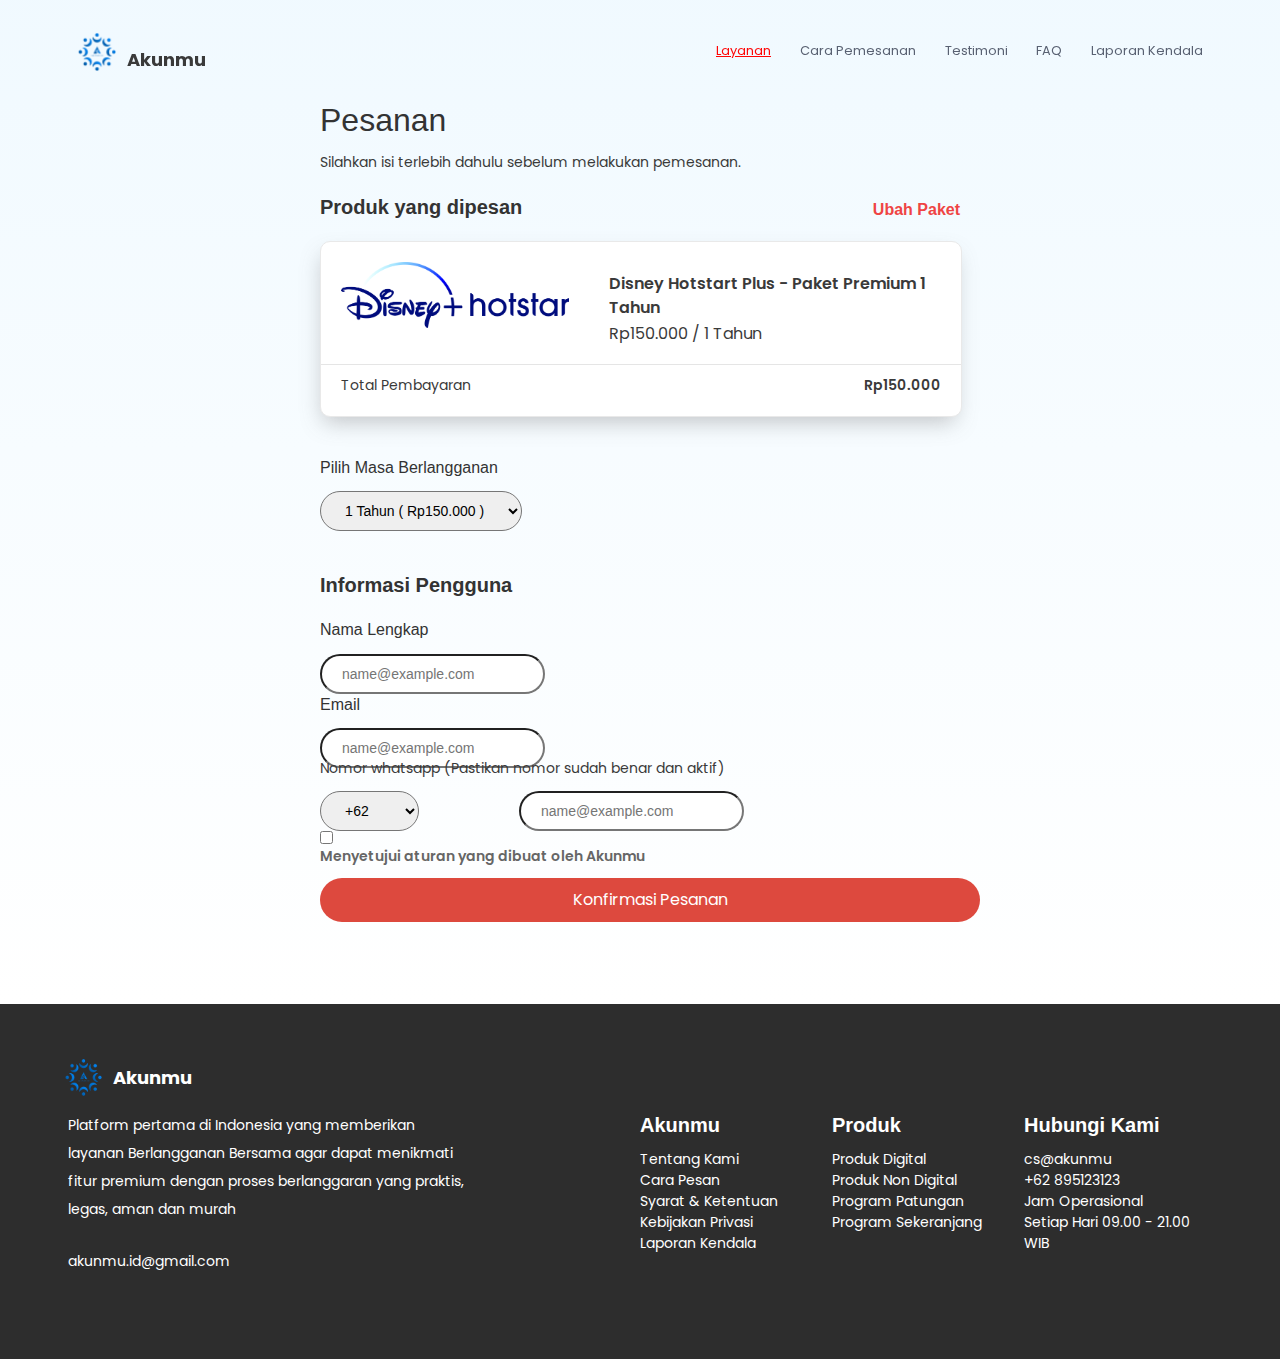
<file: order.html>
<!DOCTYPE html>
<html lang="en">
  <head>
    <meta charset="UTF-8" />
    <meta name="viewport" content="width=device-width, initial-scale=1.0" />
    <title>Mobile first design</title>
    <link rel="preconnect" href="https://fonts.gstatic.com" />
    <link rel="preconnect" href="https://fonts.googleapis.com" />
    <link rel="preconnect" href="https://fonts.gstatic.com" crossorigin />
    <link
      href="https://fonts.googleapis.com/css2?family=Poppins:ital,wght@0,100;0,200;0,300;0,400;0,500;0,600;0,700;1,100;1,200;1,300;1,400;1,500;1,600;1,700&display=swap"
      rel="stylesheet"
    />
    <link
      href="https://cdn.jsdelivr.net/npm/bootstrap@5.0.2/dist/css/bootstrap.min.css"
      rel="stylesheet"
      integrity="sha384-EVSTQN3/azprG1Anm3QDgpJLIm9Nao0Yz1ztcQTwFspd3yD65VohhpuuCOmLASjC"
      crossorigin="anonymous"
    />
    <link rel="stylesheet" href="css/uikit.min.css" />
    <link rel="stylesheet" href="./css/style.css" />
    <link rel="stylesheet" href="./css/responsive.css" />
    <link rel="stylesheet" href="./css/order.css" />
    <link rel="stylesheet" href="./css/order_responsive.css" />
    <script src="js/uikit.min.js"></script>
    <script src="js/uikit-icons.min.js"></script>
  </head>

  <body>
    <!-- <img
      style="bottom: 0; right: 0; position: fixed; height: 150px"
      src="./img/call_center.png"
      alt="call_center"
    /> -->
    <div class="nav-lg">
      <nav class="container">
        <div class="logo-section">
          <div class="logo" style="display: flex">
            <img src="./img/logo-akunmu.svg" alt="logo" />
            <p
              style="
                font-size: 18px;
                font-weight: bold;
                margin: 10px;
                color: #3a3a3a;
              "
            >
              Akunmu
            </p>
          </div>
          <!-- <img class="logo" src="./img/logo.png" alt="logo"> -->
          <!-- <div class="search-block">
                    <input type="text" placeholder="Search for rooms or homes...">
                    <img src="./img/search-icon.png" alt="search-icon">
                </div> -->
        </div>
        <img class="hamburger" src="./img/hamburger.png" alt="hamburger" />
        <ul class="nav-list">
          <li class="li-active" style="color: red">
            <a href="#" class="active">Layanan</a>
          </li>
          <li>
            <a href="#">Cara Pemesanan</a>
          </li>
          <li>
            <a href="#">Testimoni</a>
          </li>
          <li>
            <a href="#">FAQ</a>
          </li>
          <li>
            <a href="#">Laporan Kendala</a>
          </li>
        </ul>
      </nav>
    </div>
    <main>
      <div class="order-hero-container">
        <div class="order-hero">
          <div class="order-hero__text-block">
            <h2>Pesanan</h2>
            <p>Silahkan isi terlebih dahulu sebelum melakukan pemesanan.</p>

            <div class="order-hero-title">
              <h4>Produk yang dipesan</h4>
              <h5>
                Ubah Paket
              </h5>
            </div>
            <div class="order-hero-card" >
              <div class="order-hero-card-row"
              >
                <div class="order-hero-card-img">
                  <img
                    src="./img/disney-hotstar.png"
                    alt="disney-hotstar"
                  />
                </div>

                <div class="order-hero-card-title">
                  <p class="title">
                    Disney Hotstart Plus - Paket Premium 1 Tahun
                  </p>
                  <p class="subtitle">
                    Rp150.000 / 1 Tahun
                  </p>
                </div>
              </div>
              <hr />
              <div
              class="order-hero-card-price"
              >
                <div class="price">
                  <p>Total Pembayaran</p>
                </div>
                <div class="nominal">
                  <p>Rp150.000</p>
                </div>
              </div>
            </div>
            <h5>Pilih Masa Berlangganan</h5>
            <select class="form-select order-form-select">
              <option selected>1 Tahun ( Rp150.000 )</option>
            </select>

            <h4 class="order-hero-subtitle">
              Informasi Pengguna
            </h4>
            <div>
              <h5>Nama Lengkap</h5>
              <input
                type="email"
                class="form-control order-form-select "
                id="exampleFormControlInput1"
                placeholder="name@example.com"
              />
            </div>
            <div class="mt-4">
              <h5>Email</h5>
              <input
                type="email"
                class="form-control order-form-select "
                id="exampleFormControlInput1"
                placeholder="name@example.com"
              />
            </div>
            <div class="mt-4">
              <p>Nomor whatsapp (Pastikan nomor sudah benar dan aktif)</p>
              <div class="order-form-wa-number">
                <div class="phone">
                  <select class="form-select  order-form-select " aria-label="Default select example">
                    <option selected>+62</option>
                    <option value="1">One</option>
                    <option value="2">Two</option>
                    <option value="3">Three</option>
                  </select>
                </div>
                <div class="phone-input">
                  <input
                    type="email"
                    class="form-control  order-form-select "
                    id="exampleFormControlInput1"
                    placeholder="name@example.com"
                  />
              </div>
              </div>
            </div>
            <div class="mt-4">
              <div class="form-check">
                <input class="form-check-input check-approval" type="checkbox" value="" id="flexCheckDefault">
                <label class="form-check-label order-label" for="flexCheckDefault">
                  Menyetujui aturan yang dibuat oleh Akunmu
                </label>
              </div>
            </div>
            <div class="mt-4">
              <a href="#" class="order__btn">Konfirmasi Pesanan</a>
            </div>
            <br><br><br>
          </div>
        </div>
      </div>
      <div class="footer">
        <footer class="footer-section">
          <div class="container">
            <div class="footer-content">
              <!-- <div class="row"> -->
              <!-- <div class="col-xl-4 col-lg-4 mb-50"> -->
              <div class="footer-widget">
                <div class="footer-logo">
                  <img src="./img/logo-akunmu.svg" alt="logo" />
                  <p
                    style="
                      font-size: 18px;
                      font-weight: bold;
                      margin: 10px;
                      color: white;
                    "
                  >
                    Akunmu
                  </p>
                </div>

                <div class="footer-lg">
                  <div class="footer-text">
                    <p>
                      Platform pertama di Indonesia yang memberikan layanan
                      Berlangganan Bersama agar dapat menikmati fitur premium
                      dengan proses berlanggaran yang praktis, legas, aman dan
                      murah
                    </p>
                    <br />
                    <p>akunmu.id@gmail.com</p>
                    <br />
                  </div>
                  <!-- <div class=""></div> -->
                  <div class="footer-md">
                    <div class="footer-text">
                      <h4>Akunmu</h4>
                      <ul class="footer-ul">
                        <li><a href="#">Tentang Kami</a></li>
                        <li><a href="#">Cara Pesan</a></li>
                        <li><a href="#">Syarat & Ketentuan</a></li>
                        <li><a href="#">Kebijakan Privasi</a></li>
                        <li><a href="#">Laporan Kendala</a></li>
                      </ul>
                    </div>
                    <div class="footer-text">
                      <h4>Produk</h4>
                      <ul class="footer-ul">
                        <li><a href="#">Produk Digital</a></li>
                        <li><a href="#">Produk Non Digital</a></li>
                        <li><a href="#">Program Patungan</a></li>
                        <li><a href="#">Program Sekeranjang</a></li>
                      </ul>
                    </div>
                    <div class="footer-text">
                      <h4>Hubungi Kami</h4>
                      <ul class="footer-ul">
                        <li>cs@akunmu</li>
                        <li>+62 895123123</li>
                        <li>Jam Operasional</li>
                        <li>Setiap Hari 09.00 - 21.00 WIB</li>
                      </ul>
                    </div>
                  </div>
                </div>
              </div>
              <!-- </div> -->
              <!-- </div> -->
            </div>
          </div>
        </footer>
      </div>
    </main>
    <script
      src="https://cdn.jsdelivr.net/npm/bootstrap@5.0.2/dist/js/bootstrap.bundle.min.js"
      integrity="sha384-MrcW6ZMFYlzcLA8Nl+NtUVF0sA7MsXsP1UyJoMp4YLEuNSfAP+JcXn/tWtIaxVXM"
      crossorigin="anonymous"
    ></script>

    <script src="https://cdnjs.cloudflare.com/ajax/libs/jquery/3.4.1/jquery.min.js"></script>
    <script src="./js/script.js"></script>
  </body>
</html>
</file>
<file: css/style.css>
* {
    padding: 0;
    margin: 0;
}

html {
    font-size: 16px;
    -webkit-font-smoothing: antialiased;
}

body {
    font-family: 'Poppins', sans-serif;
}

.container {
   max-width: 90%;
   margin: 0 auto;
}

nav {
    display: flex;
    align-items: center;
    justify-content: space-between;
    padding: 1rem 0;
    flex-wrap: wrap;
}

nav .logo-section {
    display: flex;
    align-items: center;
}

nav .li-active {
    color: red;
}

/* .search-block {
    border: 1px solid #D9DDE7;
    padding: 0.5rem 0.8rem;
    border-radius: 4px;
    display: flex;
    align-items: center;
    margin-left: 1.4rem;
} */

nav input {
    border: none;
    min-width: 190px;
}

nav input:focus {
    outline: none;
}

nav ul {
    display: none;
    width: 100%;
    /* text-align: center; */
    list-style-type: none;
    padding: 1rem;
    /* background: whitesmoke; */
    color: #005789;
    margin-top: 1rem;
}

nav ul.show {
    display: block;
}


nav ul li {
    padding-bottom: 1rem;
}

nav ul li:last-child {
    padding-bottom: 0;
}

nav ul li a {
    color: #596172;
    text-decoration: none;
    font-size: 0.8rem;
}

nav ul li a.active {
    color: #FF0505;
    text-decoration: underline;
}

.nav-lg {
    z-index: 99;
}

.call-center {
    bottom: 0; 
    right: 0; 
    position: fixed; 
    height: 150px;
    z-index:99;
    margin-right:10px;
    margin-bottom: 10px;
}


.hero__image-block {
    display: none;
}


.img-hero{
    height: 250px;
}

.hero-container{
    background-image: linear-gradient(0deg, rgba(255,255,255,1) 0%, rgba(166,222,255,1) 200%);
    background-repeat: no-repeat;
    background-size: cover;
    background-position: bottom;
}

.hero {
    min-height: calc(100vh - 200px);
    margin: auto;
    align-items: center;
    justify-content: center;
    text-align: center;
    display: flex;
    align-items: center;
}


.hero__text-block {
    width: 90%;
    margin: 0 auto;
    color: #fff;
}

.hero__text-block .house-emoji {
    font-size: 3rem;
    margin-bottom: 1rem;
}

.hero__text-block h1 {
    font-size: 2rem;
    line-height: 1.3;
    margin-bottom: 2rem;
    font-weight: 400;
}

.hero-title {
    color: #3a3a3a; 
    font-weight: bolder !important; 
    text-align: center;
}
.hero-subtitle {
    color: #3a3a3a; 
    font-weight: 300; 
    margin-top: -30px; 
    text-align: center;
}
.hero-btn {
    background: linear-gradient(
                  270deg,
                  rgba(0, 126, 199, 1) 0%,
                  rgba(85, 188, 248, 1) 100%
                );
    border: none;
    border-radius: 50px;
    color: white;
    padding: 10px 30px;
    margin-top: 20px;
    font-size: 18px;
    width: 80%;
    font-weight: 600;
}

.sub-hero {
    text-align: center;
    margin: 0 40px;
}
.sub-hero-title {
    text-align: center;
    margin: 0 2rem;
}
.sub-hero-title .title {
    color: #3a3a3a; 
    font-weight: bold;
    text-align: center;
}

.sub-hero-wrapper {
    display: grid;
    grid-template-columns: 1fr 1fr;
    grid-gap: 2rem;
}

.sub-hero-card svg {
    width: 50px;
}
.sub-hero-card img {
    width: 50px;
}

.sub-hero-card svg {
    width: 50px;
}
.sub-hero-card img {
    width: 50px;
}

.sub-hero-card .title {
    color: #3a3a3a; font-weight: bold;
    margin-top: 10px;
}
.sub-hero-card .subtitle {
    font-weight: bold;
    margin-top: -10px;
    color: #3a3a3a; font-weight: 300
}

.sub-hero-2 {
    text-align: center;
    margin: 0 40px;
    margin-top: 100px;
    margin-bottom: 100px;
}

.sub-hero-2-title h2{
    color: #3a3a3a; 
    font-weight: bold;
    text-align: center;
}

.product-title h2{
    color: #3a3a3a; 
    font-weight: bold;
}

.sub-2-hero-wrapper {
    text-align: left;
    display: grid;
    grid-template-columns: 1fr 1fr;
    grid-gap: 2rem;
    margin-top: 30px;
}

.sub-2-hero-point{
    display: flex; 
    align-items: center; 
    /* margin-bottom: 20px; */
}

.sub-2-hero-point img{
    height: 32px
}

.sub-2-hero-title {
    font-size: 10px;
    margin-left: 10px;
    font-weight: 600;
    color: #3a3a3a;
}

.sub-hero-2-img-sm img{
    height: 240px;
}
.sub-hero-2-img-lg{
    display: none;
}

/* .search-block.search-block--hero input {
    width: 100%;
    background: transparent;
    border: none;
    color: #fff;
}

.search-block.search-block--hero input:focus {
    outline: none;
    border: none;
} */

/* .hero ::placeholder {
    color: #fff;
} */

/* .search-block.search-block--hero {
    margin-left: 0;
    width: 70%;
} */

.hero__btn-block {
    margin-top: 2rem;
    display: flex;
    flex-wrap: wrap;
}

.hero__btn-block .btn {
    color: #fff;
    border: none;
    padding: 0.7rem 1rem;
    border-radius: 4px;
    cursor: pointer;
    margin-right: 0.5rem;
    margin-bottom: 0.5rem;
}

.hero__btn-block .btn-success {
    background: #25DF8F;
}

.hero__btn-block .btn-secondary {
    background: #C1C8D7;
}

.sub-2-hero-img-lg {
    display: none;
}
.sub-2-hero-img-sm img{
    width: 14rem;
}

.product {
    background: #E8F7FF;
}

/* .product .container {
    width: 100%;
} */

.product .section-heading {
    display: flex;
    align-items: center;
    justify-content: space-between;
    margin-bottom: 1rem;
}

.product .section-heading-filter {
    display: flex;
    align-items: center;
    justify-content: space-between;
    margin-bottom: 1rem;
}

.product .section-heading h2 {
    font-weight: bold;
    color: #3a3a3a;
    font-size: 1.2rem;
}

.product .section-heading h2 span {
    color: #949FB7;
}

.product .section-heading a {
    color: #596172;
    text-decoration: none;
    font-size: 1rem;
}

.product__list-wrapper {
    display: grid;
    grid-template-columns: 1fr 1fr;
    grid-gap: 0.5rem;
}

section {
    padding: 2rem 0;
}


.product__title {
    color: #596172;
    font-size: 0.8rem;
    padding-top: 0.4rem;
    font-weight: 600
}

.product__duration {
    font-size: 8px;
    background-color: #ffe0de;
    border-radius: 50px;
    padding: 2px 5px;
    color: #dd493e;
    align-items: center;
    margin-top: 5px;
}
.product__detailprice {
    display: flex;
    margin:0 5px;;
    max-height: 40px;
    color:#1C274C;
}
.product__scheme-svg {
    height: 14px;
    margin-right: 5px;
    margin-top: 20px;
}

.product__scheme {
    font-size:10px;
}
.product__btn {
    width: 95%;
    border: none;
    background-color: #55bcf8;
    border-radius: 50px;
    padding: 10px 0;
    color: white;
    font-size: 14px;
    margin: auto;
    display: block;
    margin-top: 10px;
    margin-bottom: 10px;
    text-align: center;
}

.product__price {
    margin: 0 5px;
    font-size: 0.7rem; 
    font-weight: 600; 
    color: #86d1cd;
}
.product__price span{
    font-weight: 200
}

.product__meta {
    display: flex;
    align-items: center;
    justify-content: space-between;
    margin: 0 5px;
}


.product__card {
    background-color: white;
    padding: 5px;
    border-radius: 20px;
}

.product__card img {
    width: 100%;
    border-radius: 20px;
    height: 150px;
    max-height: 150px;
    object-fit: cover;
}


.product__filter-option {
    display: grid;
    grid-template-columns: 1fr, 1fr;
}

.product__search {
    width: 100%;
    border: 1px solid #bdbdbd;
    background-color: white;
    padding: 10px 20px;
    border-radius: 50px;
    font-weight: 400;
}

.product__filter-btn-primary {
    width: 50%;
    border: none;
    background-color: #55bcf8;
    padding: 10px 20px;
    border-radius: 50px;
    color: white;
    margin-right: 5px;
}
.product__filter-btn-secondary {
    width: 50%;
    border: 1px solid #55bcf8;
    background-color: white;
    padding: 10px 20px;
    border-radius: 50px;
    color: #55bcf8;
    margin-left: 5px;
}

.hamburger {
    height: 20px;
}

.stepper__list-wrapper {
    display: grid;
    grid-template-columns: repeat(3, 1fr);
    grid-gap: 0.5rem;
    margin-bottom: 50px;
}


.stepper .section-heading h2 {
    font-weight: bold;
    color: #3a3a3a;
    font-size: 1.2rem;
    text-align: center;
    margin-bottom: 1rem;
}

.stepper .section-heading h2 span {
    color: #949FB7;
}

.stepper .section-heading a {
    color: #596172;
    text-decoration: none;
    font-size: 1rem;
}

.stepper__meta {
    display: flex;
    justify-content: center;
    margin-top: -30px;
}

.stepper__meta .number {
    background-color: #34ABFF;
    border-radius: 100%;
    width: 15px;
    height:15px;
    text-align: center;
    align-items: center;
    margin-right: 5px;
   
}
.stepper__meta .number p {
    color: white;
    font-size: 10px;
    font-weight: 600;
    
}

.stepper__meta .title {
    color: #34ABFF;
    font-weight: 600;
    font-size: 10px;
    padding-top: 0.4rem;
    margin-top: -6px;
}

.stepper__card {
    background-color: white;
    padding: 5px;
    border-radius: 20px;
}

.stepper__card img {
    width: 100%;
    border-radius: 20px;
    height: 150px;
    max-height: 150px;
    object-fit: cover;
}

/* faq */
.faq {
    background: linear-gradient(180deg, rgba(255,255,255,1) 20%, rgb(209, 238, 255) 100%);
    /* background-image: linear-gradient(0deg, rgba(166,222,255,1) 0%, rgba(255,255,255,1) 200%); */
}



.faq .section-heading h2 {
    font-weight: bold;
    color: #3a3a3a;
    font-size: 1.2rem;
    text-align: center;
    margin-bottom: 1rem;
}

.faq-drawer {
    margin-bottom: 10px;
}


  .faq-drawer__content p{
    margin: 10px 20px;
  }
  .faq-drawer__content ol{
    margin: 10px 20px;
  }
  
  .faq-drawer__content-wrapper {
    margin-top: -20px;
    margin-right:10px;
    padding-top:20px;
    padding-right:20px;
    font-size: 12px;
    font-weight: 400;
    line-height: 1.4em;
    max-height: 0px;
    background-color: #55BCF8;
    color: white;
    border-radius:0 0 10px 10px;
    overflow: hidden;
    transition: 0.25s ease-in-out;
  }
  
  .faq-drawer__title {
    background-color: white;
    border: 1px solid #e9e9e9;
    box-shadow: -2px 10px 22px -5px rgba(94, 94, 94, 0.35);
    color: #3a3a3a;
    border-radius: 10px;
    padding-top:10px;
    padding-bottom:10px;
    padding-left: 20px;
    padding-right:30px;
    margin-right:10px;
    font-size: 12px;
    cursor: pointer;
    display: block;
    font-weight: 400;
    position: relative;
    margin-bottom: 0;
    transition: all 0.25s ease-out;
  }
  
  .faq-drawer__title::after {
    border-style: solid;
    border-width: 2px 2px 0 0;
    content: " ";
    display: inline-block;
    float: right;
    height: 5px;
    width: 5px;
    left: 2px;
    position: relative;
    right: 20px;
    top: 5px;
    transform: rotate(135deg);
    transition: 0.35s ease-in-out;
    vertical-align: top;
    color: #55BCF8;
  }
  
  /* OPTIONAL HOVER STATE */
  .faq-drawer__title:hover { 
    color: #4E4B52  ;
  }
  
  .faq-drawer__trigger:checked
    + .faq-drawer__title
    + .faq-drawer__content-wrapper {
    max-height: 350px;
  }
  
  .faq-drawer__trigger:checked + .faq-drawer__title::after {
    transform: rotate(-45deg);
    transition: 0.25s ease-in-out;
  }
  
  input[type="checkbox"] {
    display: none;
  }
/* end faq */

/* footer */
.footer {
    background-color: #2D2D2D !important; 
    height: 100%;
    padding-bottom: 10px;
}
.footer-ul {
    margin: 0px;
    padding: 0px;
}
.footer-section {
  padding-top: 50px;
  position: relative;
}
.footer-content {
  position: relative;
  z-index: 2;
}
.footer-pattern img {
  position: absolute;
  top: 0;
  left: 0;
  height: 330px;
  background-size: cover;
  background-position: 100% 100%;
}
.footer-logo {
  margin-bottom: 10px;
  display: flex;
}
.footer-logo img {
  max-width: 200px;
}

.footer-text {
    margin-bottom: 50px;
}
.footer-text p {
  font-size: 14px;
  color: white;
  line-height: 28px;
  margin: 0 4px;
}

.footer-text h4 {
  color:white;
  margin-bottom: 10px;
  font-weight: 600;
}
.footer-ul li {
    display: block;
    text-decoration: none;
    color: white;
    font-size: 14px;
}

.footer-ul a {
    text-decoration: none;
    color: white;
}
/* end footer */

/* modal product price scheme */
.modal-price-scheme {
    border-radius: 20px;
}
.modal-price-scheme-single {
    border-radius: 20px;
}


.product_scheme__list-wrapper {
    display: grid;
    grid-template-columns: 1fr, 1fr;
    grid-gap: 0.5rem;
}
.modal-content-border{
    border: 1px solid #b6b6b6; 
    padding: 10px; 
    border-radius: 20px;
    text-align: center;
}

.modal-content-alert{
    border: 1px solid #6AFFE1; 
    background-color: #D9FFF7;
    padding: 10px; 
    border-radius: 10px;
    text-align: left;
    display: flex;
}

.modal-p-alert{
    margin-left: 10px;
}

.modal-p-alert{
    margin-left: 10px;
}
.modal-p-alert .desc{
    font-size:12px;
}
.modal-p-alert .link-desc{
    font-size:12px;font-weight: 600;color: #6AFFE1;
}

.product_modal__btn {
    width: 100%;
    border: none;
    background-color: #DD493E;
    border-radius: 50px;
    padding: 10px 0;
    color: white;
    font-size: 14px;
    margin: auto;
    display: block;
    margin-top: 10px;
    margin-bottom: 10px;
    text-align: center;
}

.content-logo{
    height: 2rem;
}
.content-thumbnail{
    width: 100%;
}
.modal-content-title{
    font-size: 14px;font-weight: 600;
}
.modal-content-subtitle{
    font-size: 14px;font-weight: 600;text-align: left;
}
.modal-content-container {
    margin-top: -10px;
}
.modal-content-container .inner-content{
    display: flex;width: 100%;justify-content: space-between;
}
.modal-content-container .inner-content .left-bold{
    font-size: 10px;text-align: left;font-weight: 600;
}
.modal-content-container .inner-content .right-bold{
    font-size: 10px;text-align: right;font-weight: 600;
}
.modal-content-container .inner-content .left{
    font-size: 10px;text-align: left;
}
.modal-content-container .inner-content .right{
    font-size: 10px;text-align: right;
}

.modal-p-subscribe {
    font-weight: 600;font-size: 12px;text-align: left;
}

.ol-subscribe {
    font-size: 10px;text-align: left;padding:0;margin-left:10px;margin-top:-10px;
}

.modal-content-container-package {
    /* margin-top: -10px; */
    margin-left: 20px;
    margin-right: 20px;
}
.modal-content-container-package .inner-content{
    display: flex;width: 100%;justify-content: space-between;margin-bottom: 4px;font-size: 10px;
}
.modal-content-container-package .inner-content .left-bold{
    text-align: left;font-weight: 600;
}
.modal-content-container-package .inner-content .right-bold{
    text-align: right;font-weight: 600;
}
.modal-content-container-package .inner-content .left{
    text-align: left;
}
.modal-content-container-package .inner-content .right{
    text-align: right;
}

/* end modal product price scheme */

/* modal subscribe */

.m-package-title{
    font-size: 18px; font-weight: 600
}
.m-container-package {
    background-color: #3a3a3a;
    color: white;
    border-radius: 20px;
    margin: 10px 0;
    padding-top: 20px;
}
.m-package-status {
    color: yellow;
    border-radius: 20px;
    font-weight: 600;
    margin: 0;
    font-size: 12px;
    margin-left: 20px;
    border: 1px solid yellow;
    width: 100px;
    text-align: center;
    padding: 5px 0;
}
.m-package-product-title{
    font-size: 18px; font-weight: 600; margin-left: 20px
}
.m-package-product-subtitle{
    margin: 0;
    font-size: 14px;
    margin-top: -20px;
    margin-left: 20px;
    margin-bottom: 20px;
}
.m-subpackage-container {
    border: 1px solid #dadada;
    border-radius: 20px;
    background-color: white;
    color: #3a3a3a;
}
.m-subpackage-container .ul-check {
    padding: 40px 20px 20px 20px;
    margin: 0 10px;
    list-style-image: url('./img/check.svg');
}
.m-subpackage-container .ul-check p {
    font-size: 12px; 
    margin-top: -10px;
}
.m-detailprice-container {
    margin: 0 20px;
    justify-content: space-between;
    display: flex;
}
.m-detailprice-title{
    font-size: 16px;
    font-weight: 600;
    color: #dd493e;
}
.m-detailprice-title span {
    font-size: 12px; font-weight: 400;
}
.m-detailprice-btn-detail{
    font-size: 12px;
    font-weight: 600;
    color: #55bcf8;
}
.m-detailprice-hr{
    margin:3px 0;
}
.m-package-product-btn {
    margin: 20px 20px
}
/* end modal subscribe */
</file>
<file: css/responsive.css>
/* Media queries */
@media(min-width: 550px) {
    .hero-btn {
        max-width: 200px;
    }

    .sub-2-hero-wrapper{
        width: 80%;
        margin:auto;
    }

    .sub-2-hero-point{
        display: flex; 
        align-items: center; 
        margin-bottom: 20px;
        /* margin-left: 50px;
        margin-right: 50px; */
    }
    
    .sub-2-hero-point img{
        height: 40px;
        margin-right: 10px;
    }
    
    .sub-2-hero-title {
        font-size: 16px;
        margin-left: 10px;
        font-weight: 600;
        color: #3a3a3a;
    }
    .product__list-wrapper {
        display: grid;
        grid-template-columns: repeat(3, 1fr);
        grid-gap: 0.5rem;
    }
    .stepper__meta {
        margin-top: -10px;
    }
}
@media(min-width: 800px) {
    nav .hamburger {
        display: none;
    }

    nav ul.nav-list {
        width: auto;
        display: flex;
        align-items: center;
        background: transparent;
        margin-top: 0;
        padding: 0;
    }

    nav ul.nav-list li {
        padding-bottom: 0;
        margin-left: 1.8rem;
    }

    nav {
        flex-wrap: nowrap;
    }
    

    .sub-hero-wrapper {
        display: grid;
        grid-template-columns: repeat(4, 1fr);
        grid-gap: 4rem;
    }

    .sub-hero-card svg {
        width: 80px;
    }

    .sub-2-hero-wrapper{
        width: 80%;
        margin:auto;
    }

    .sub-2-hero-point{
        display: flex; 
        align-items: center; 
        margin-bottom: 20px;
        /* margin-left: 50px;
        margin-right: 50px; */
    }
    
    .sub-2-hero-point img{
        height: 40px;
        margin-right: 10px;
    }
    
    .sub-2-hero-title {
        font-size: 16px;
        margin-left: 10px;
        font-weight: 600;
        color: #3a3a3a;
    }


    .product__list-wrapper {
        display: grid;
        grid-template-columns: repeat(4, 1fr);
        grid-gap: 0.5rem;
    }

    .product__filter-option {
        display: grid;
        grid-template-columns: repeat(2, 1fr);
    }

    .product__search {
        width: 100%;
        border: 1px solid #bdbdbd;
        background-color: white;
        padding: 10px 20px;
        border-radius: 50px;
        font-weight: 400;
        margin-right: 20px;
    }

    .product__filter-btn-primary {
        width: 40%;
    }
    .product__filter-btn-secondary {
        width: 40%;
    }

    .product .section-heading-filter {
        display: flex;
        align-items: right;
        justify-content: right;
        margin-bottom: 1rem;
    }

    .stepper__meta {
        display: flex;
        justify-content: center;
        margin-top: 10px;
    }

    .stepper__meta .number {
        background-color: #34ABFF;
        border-radius: 100%;
        width: 20px;
        height:20px;
        text-align: center;
        align-items: center;
        margin-right: 5px;
    
    }
    .stepper__meta .number p {
        color: white;
        font-size: 14px;
        font-weight: 600;
    }
    .stepper__meta .title {
        color: #34ABFF;
        font-weight: 600;
        font-size: 14px;
        padding-top: 0.4rem;
        margin-top: -6px;
    }

    .faq-drawer {
        margin: 10px;
    }

    .faq-drawer__content-wrapper {
        font-size: 14px;
    }
    
    .faq-drawer__title {
        font-size: 14px;
    }

    .footer-md {
        display: grid;
        grid-template-columns: repeat(3, 1fr);
    }



    /* modal subscribe */
    .m-package-product-title{
        font-size: 20px;
    }
    .m-package-product-subtitle{
        font-size: 18px;
    }
    .m-subpackage-container .ul-check {
        padding: 40px 30px;
    }
    .m-subpackage-container .ul-check p {
        font-size: 14px; 
    }
    .modal-content-container-package .inner-content span {
        font-size: 12px;
    }
    .m-detailprice-title{
        font-size: 18px;
    }
    .m-detailprice-title span {
        font-size: 14px;
    }
    .product_modal__btn{
        font-size: 14px;
        font-weight: 600;
    }
    /* end modal subscribe */
}


@media(min-width: 992px) {
    .logo img{
        height: 40px;
        margin-top:-4px;
    }
    .nav-lg {
        width: 100%;
        position: fixed;
    }
    .sticky {
        background-color: white;
        box-shadow: 0px 0px 61px -21px rgba(0,0,0,0.5);
        transition: 0.2s ease-in-out;
    }
    .nav-lg .container {
        max-width: 88%;
        margin: 0 50px;
        display: flex;
        margin:auto;
        margin-top: 20px;
    }
    .sub-hero {
        width: 80%;
        margin: auto;
    }
    .img-hero{
        height: 400px;
    }
    .hero {
        text-align: left;
        margin: 0 40px;
    }
    .hero-title {
        color: #3a3a3a; 
        font-weight: bolder !important; 
        text-align: left;
    }
    .hero-subtitle {
        color: #3a3a3a; 
        font-weight: 300; 
        margin-top: -30px; 
        text-align: left;
    }
    .house-emoji{
        display: none;
    }



    
    .hero__text-block {
        width: 45%;
        margin-left: 5%;
    }
    .hero__image-block {
        display: block;
        width: 55%;
        margin-left: 4rem;
    }
    .hero__image-block img {
        height: 100%;
        width: 100%;
    }
    .hero__text-block h1 {
        color: #2B313D;
        font-weight: 400;
        width: 100%;
    }


    .sub-2-hero-img-lg {
        display: block;
        margin-top: 50px;
    }

    .sub-2-hero-img-sm{
        display: none;
    }


    .sub-2-hero-wrapper {
        display: flex;
        /* grid-template-columns: repeat(3, 1fr);
        margin-top: 50px; */
        /* margin-left: 10rem;
        margin-right: 10rem; */
    }
    
    .sub-hero-2-title {
        margin-bottom: 100px;
    }

    .sub-2-hero-img-lg{
        display: block;
        margin-top: -60px;
        width: 60%;
    }
    .sub-2-hero-img-lg img{
        height: 18rem;
        object-fit: cover;
    }
    .sub-2-hero-card {
        margin-top: 30px;
    }
    .sub-2-hero-point{
        margin-top: -50px;
        /* margin-top: 50px; */
        margin-bottom: 50px;
        width: 100%;
    }

    .sub-2-hero-title {
        font-size: 16px;
    }

    /* .search-block.search-block--hero input {
        color: #949FB7;
    }

    .search-block.search-block--hero ::placeholder {
        color: #949FB7
      } */

    .stepper__list-wrapper {
        grid-template-columns: repeat(5, 1fr);
    }

    .modal-price-scheme{
        width: 80%;
        border-radius: 20px;
    }

    .modal-price-scheme-single {
        width: 40%;
        border-radius: 20px;
    }


    .modal-content-title{
        font-size: 18px;
    }
    .modal-content-subtitle{
        font-size: 18px;
    }
    .modal-content-container .inner-content .left-bold{
        font-size: 12px;
    }
    .modal-content-container .inner-content .right-bold{
        font-size: 12px;
    }
    .modal-content-container .inner-content .left{
        font-size: 12px;
    }
    .modal-content-container .inner-content .right{
        font-size: 12px;
    }

    .modal-p-subscribe {
        font-size: 14px;
    }

    .ol-subscribe {
        font-size: 12px;
    }

    .modal-p-alert .desc{
        font-size:14px;
    }
    .modal-p-alert .link-desc{
        font-size:14px;
    }

    .product .container {
        width: 84%;
    }


    .product__list-wrapper {
        grid-template-columns: repeat(4, 1fr);
    }

    .product_scheme__list-wrapper {
        display: grid;
        grid-template-columns:repeat(2, 1fr);
        grid-gap: 0.5rem;
    }
    .product_scheme__list-wrapper-single {
        display: grid;
        grid-template-columns:1fr, 1fr;
        grid-gap: 0.5rem;
    }



    .stepper__card img {
        margin-top: -80px;
        width: 100%;
        border-radius: 20px;
        height: 200px;
        max-height: 200px;
        object-fit: cover;
    }
    .stepper__meta {
        margin-top: -20px;
    }

    .footer-text p{
        max-width: 400px;
    }

    .footer-lg {
        display: grid;
        grid-template-columns: repeat(2, 1fr);
    }
    
    
}

/* @media(min-width: 2000px) { */
@media(min-width: 1300px) {
/* @media(min-width: 1192px) { */
    html {
        font-size: 20px;
    }

    .nav-lg .container {
        max-width: 70%;
        margin: 0 50px;
        display: flex;
        margin:auto;
        margin-top: 20px;
    }

    .hero {
        width: 70%;
        margin: auto;
    }

    .hero-title {
        font-size: 3rem !important;
    }

    .hero-btn {
        margin-top: 50px;
        padding-top: 14px;
        padding-bottom: 14px;
        font-weight: normal;
    }

    .hero__text-block{
        width: 40%;
        margin-top: 100px;
    }

    .hero__image-block {
        max-width: 30rem;
    }


    .sub-hero {
        width: 60%;
        padding-bottom: 200px;
    }

    .sub-hero-title{
        width: 70%;
        margin:auto;
    }
    .sub-hero-title .title{
        color: #3a3a3a; 
        font-weight: bold;
        text-align: center;
    }

    .sub-2-hero-wrapper {
        width: 70%;
        justify-content: center;
        align-items: center;
    }

    .sub-2-hero-img-lg {
        max-width: 400px;
    }


    .sub-2-hero-title {
        font-size: 20px;
    }

    .product__filter-option{
        justify-content: space-between;
    }

    .product__filter-btn-primary{
        max-width: 8rem;
    }
    .product__filter-btn-secondary{
        max-width: 8rem;
    }

    .product .container {
        width: 70%;
    }

    .product__list-wrapper {
        grid-template-columns: repeat(4, 1fr);
        grid-gap: 1rem;
    }

    .product__duration {
        font-size: 10px;
        padding: 2px 5px
    }

    .stepper .container {
        width: 70%;
    }

    .stepper__list-wrapper {
        grid-template-columns: repeat(5, 1fr);
    }

    .stepper__meta {
        margin-top: -40px;
    }
    .stepper__meta .title {
        font-size: 18px;
        margin-top:-10px;
    }

    .faq .container {
        width: 70%;
    }

    .faq__list-wrapper {
        margin-top: -50px;
    }

    .faq-drawer {
        margin: 10px;
    }
    .footer .container {
        width: 70%;
    }
    
}


@media(min-width: 1500px) {
    
    .product__scheme-svg {
        height: 18px;
        margin-right: 5px;
        margin-top: 20px;
    }
    .product__scheme {
        font-size:12px;
    }

    .product__duration {
        font-size: 10px;
        padding: 2px 10px;
    }

    .faq__list-wrapper {
        display: grid;
        grid-template-columns: repeat(2, 1fr);
        /* grid-gap: 0.5rem; */
    }
}
@media(min-width: 1600px) {
    .product__list-wrapper {
        grid-template-columns: repeat(5, 1fr);
        grid-gap: 0.5rem;
    }

    .stepper__card img {
        height: 300px;
        max-height: 300px;
    }

}

@media(width: 1024px) {
    .stepper__card img {
        width: 100%;
        border-radius: 20px;
        height: 150px;
        max-height: 150px;
        object-fit: cover;
    }
    .stepper__list-wrapper {
        grid-template-columns: repeat(5, 1fr);
    }
}

@media(width: 1280px) {
    .stepper__card img {
        width: 100%;
        border-radius: 20px;
        height: 150px;
        max-height: 150px;
        object-fit: cover;
    }
    .stepper__list-wrapper {
        grid-template-columns: repeat(5, 1fr);
    }
}

@media(width: 768px) {
    .sub-2-hero-wrapper {
        width: 80%;
        margin: auto;
    }
    .stepper__meta {
        margin-top: 0;
    }
}

@media(max-width: 280px) {
    .img-hero {
        height: 200px;
    }

    .sub-hero-2{
        margin-left: 10px;
        margin-right: 10px;
    }

    .sub-hero-card {
        font-size: 12px;
    }
    .product__list-wrapper {
        grid-template-columns: repeat(1, 1fr);
    }

    .stepper__list-wrapper {
        grid-template-columns: repeat(2, 1fr);
        /* grid-gap: 0.5rem; */
    }
}
</file>
<file: css/order.css>
.order-hero-container{
    background-image: linear-gradient(0deg, rgba(255,255,255,1) 0%, rgb(226, 244, 255) 200%);
    background-repeat: no-repeat;
    background-size: cover;
    background-position: bottom;
}

.order-hero-title {
    display: flex;
    width: 100%;
    justify-content: space-between;
    align-items: center;
}
.order-hero-title h4 {
    font-weight: 600;
}
.order-hero-title h5 {
    margin-top: 6px; font-weight: 600; color: #ef4444
}

.order-hero-card hr {
    margin-top:-2px;
}
.order-hero-card {
    background-color: white;
    border: 1px solid #e9e9e9;
    box-shadow: -2px 10px 22px -5px rgba(94, 94, 94, 0.35);
    color: #3a3a3a;
    border-radius: 10px;
    font-size: 12px;
    width: 100%;
}

.order-hero-card-row {
    display: flex;
    justify-content: space-around;
    align-items: center;
}
.order-hero-card-img {
    width: 40%; height: 50%; margin: 0 20px
}
.order-hero-card-title {
    margin: 0 20px; padding-top: 20px;
}
.order-hero-card-title .title {
    font-weight: 600; font-size: 12px;
}
.order-hero-card-title .subtitle {
    font-size: 12px; margin-top: -18px;
}

.order-hero-card-price {
    display: flex;
    justify-content: space-between;
    align-items: center;
}
.order-hero-card-price .price {
    margin: 0 20px; font-size: 12px;
}
.order-hero-card-price .nominal {
    margin: 0 20px; font-size: 12px; font-weight: 600
}

.order-hero {
    min-height: calc(50vh - 200px);
    margin: auto;
    display: flex;
}

.order-hero__text-block {
    width: 84%;
    margin: 0 auto;
    margin-top: 20px;
}

.order-hero__text-block h2 {
    font-size: 1.4rem;
    line-height: 1.3;
    font-weight: 600;
}

.order-hero__text-block p {
    font-size: 14px;
    color: #3a3a3a;
}

.order-hero-subtitle {
    font-weight: 600; margin-bottom: 20px;
}

.order-form-select {
    border-radius: 50px;
    font-size: 14px;
    padding: 10px 20px;
    margin-top: -10px;
}

.order-form-wa-number {
    display:flex;width: 100% !important;justify-content: space-between;
}

.order-form-wa-number .phone {
    width: 30%;margin-right:10px;
}
.order-form-wa-number .phone-input {
    width: 70%;
}

.order-label {
    font-size: 14px;
    font-weight: 600;
}
.check-approval{
    display: block !important;
}

.order__btn {
    width: 100%;
    border: none;
    background-color: #DD493E;
    border-radius: 50px;
    padding: 10px;
    color: white;
    font-size: 16px;
    margin: auto;
    display: block;
    margin-top: 10px;
    margin-bottom: 10px;
    text-align: center;

}
</file>
<file: css/order_responsive.css>
@media(min-width: 700px) {
    .order-hero__text-block p {
        font-size:14px;
        margin-top:-10px;
    }
    .order-hero-card-img{
        margin:auto;
        margin-top: 20px;
        margin-left: 20px;
        margin-right: 20px;
        max-height: 200px;
    }
    .order-hero-card-img img{
        max-height: 80px;
    }

    .order-hero-card-title {
        margin-top:20px;
    }

    .order-hero-card-title .title {
        font-size: 14px;
    }
    .order-hero-card-title .subtitle {
        font-size: 14px;
    }

    .order-hero-card-price .price {
        font-size: 14px;
    }
}

@media(min-width: 800px) {
    .order-hero__text-block {
        width: 60%;
    }
}

@media(min-width: 992px) {

    .order-hero {
        min-height: calc(70vh - 200px);
        align-items: center;
    }

    .order-hero__text-block {
        margin-top: 100px;

    }

    .order-hero__text-block h2 {
        font-size: 2rem;
        line-height: 1.3;
        font-weight: 400;
    }
    .order-hero__text-block p {
        font-size: 14px;
        color: #3a3a3a;
    }
}

@media(min-width: 1200px) {
    .order-hero__text-block {
        width: 50%;
    }
}
@media(min-width: 1280px) {
   
    .order-hero-card-title .title {
        font-size: 16px;
    }
    .order-hero-card-title .subtitle {
        font-size: 16px;
    }
}

@media(min-width: 1300px) {
    .order-hero__text-block {
        width: 40%;
    }
}
</file>
